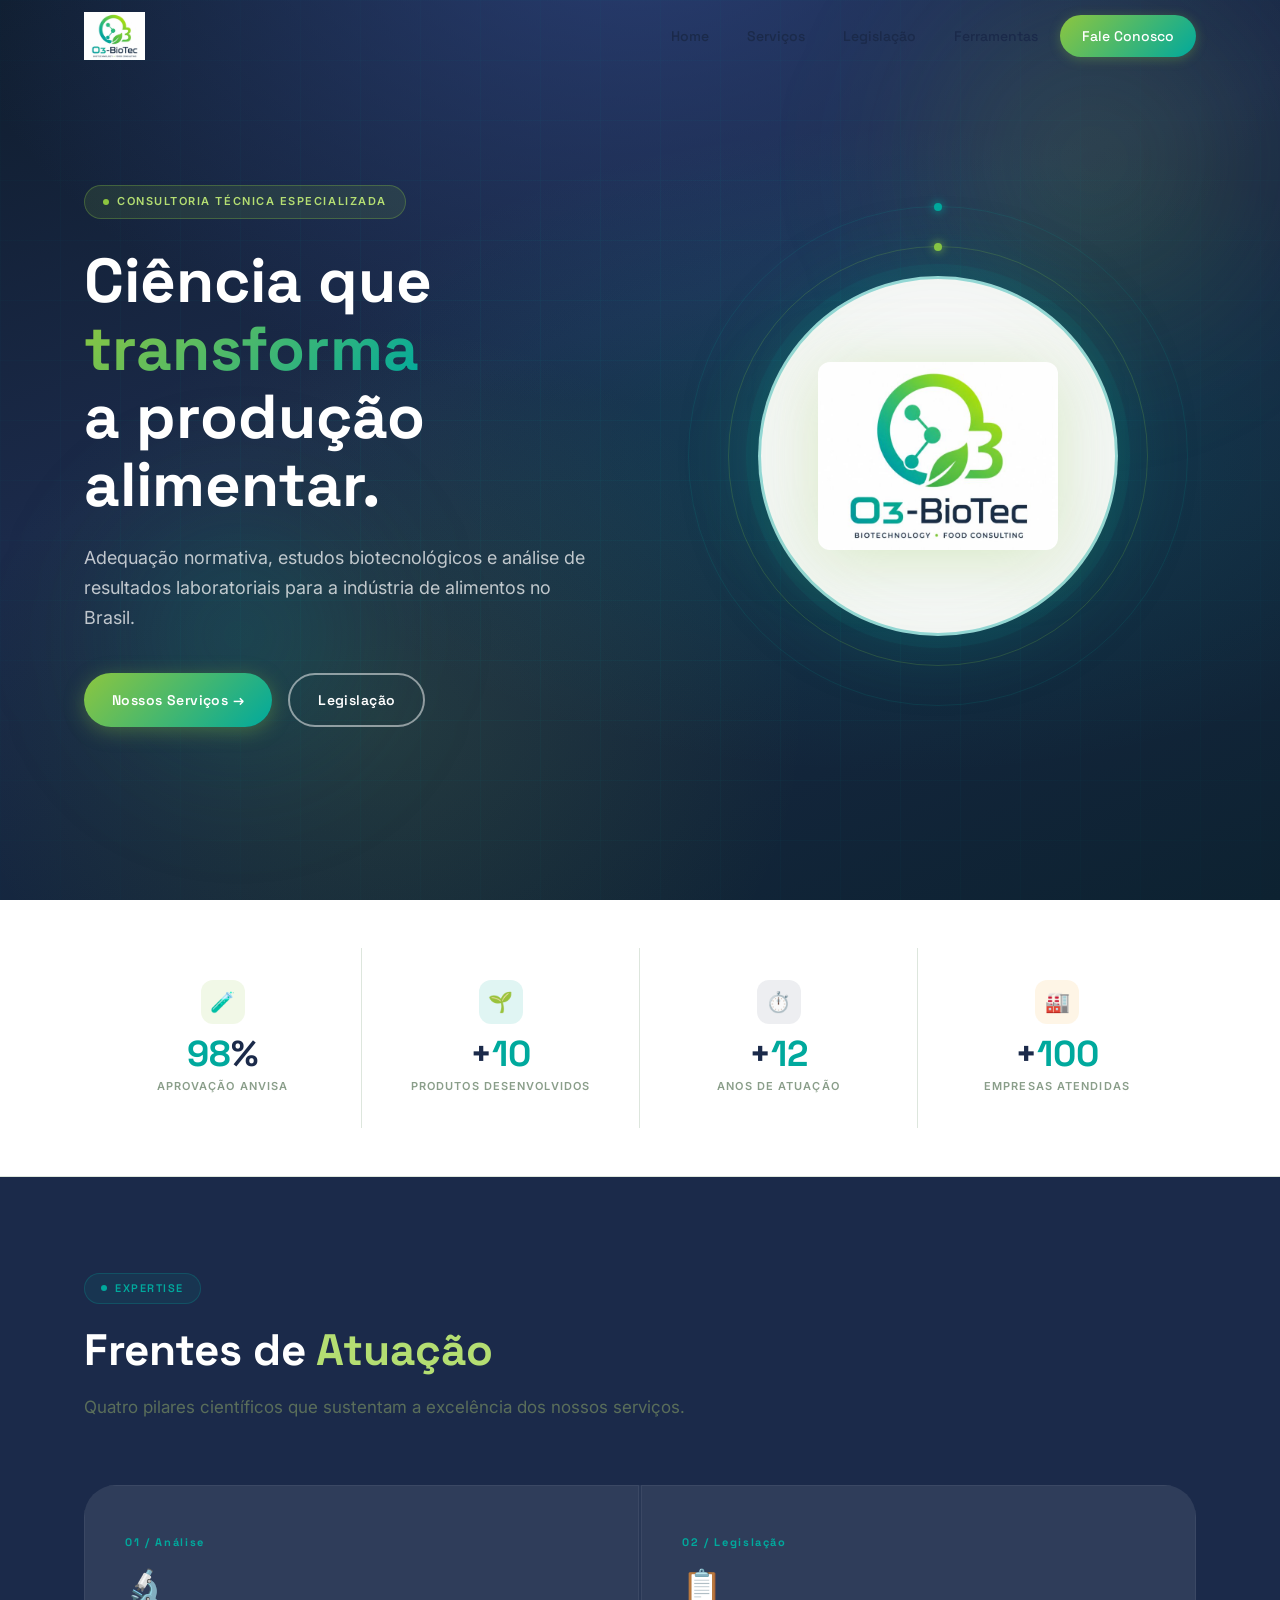
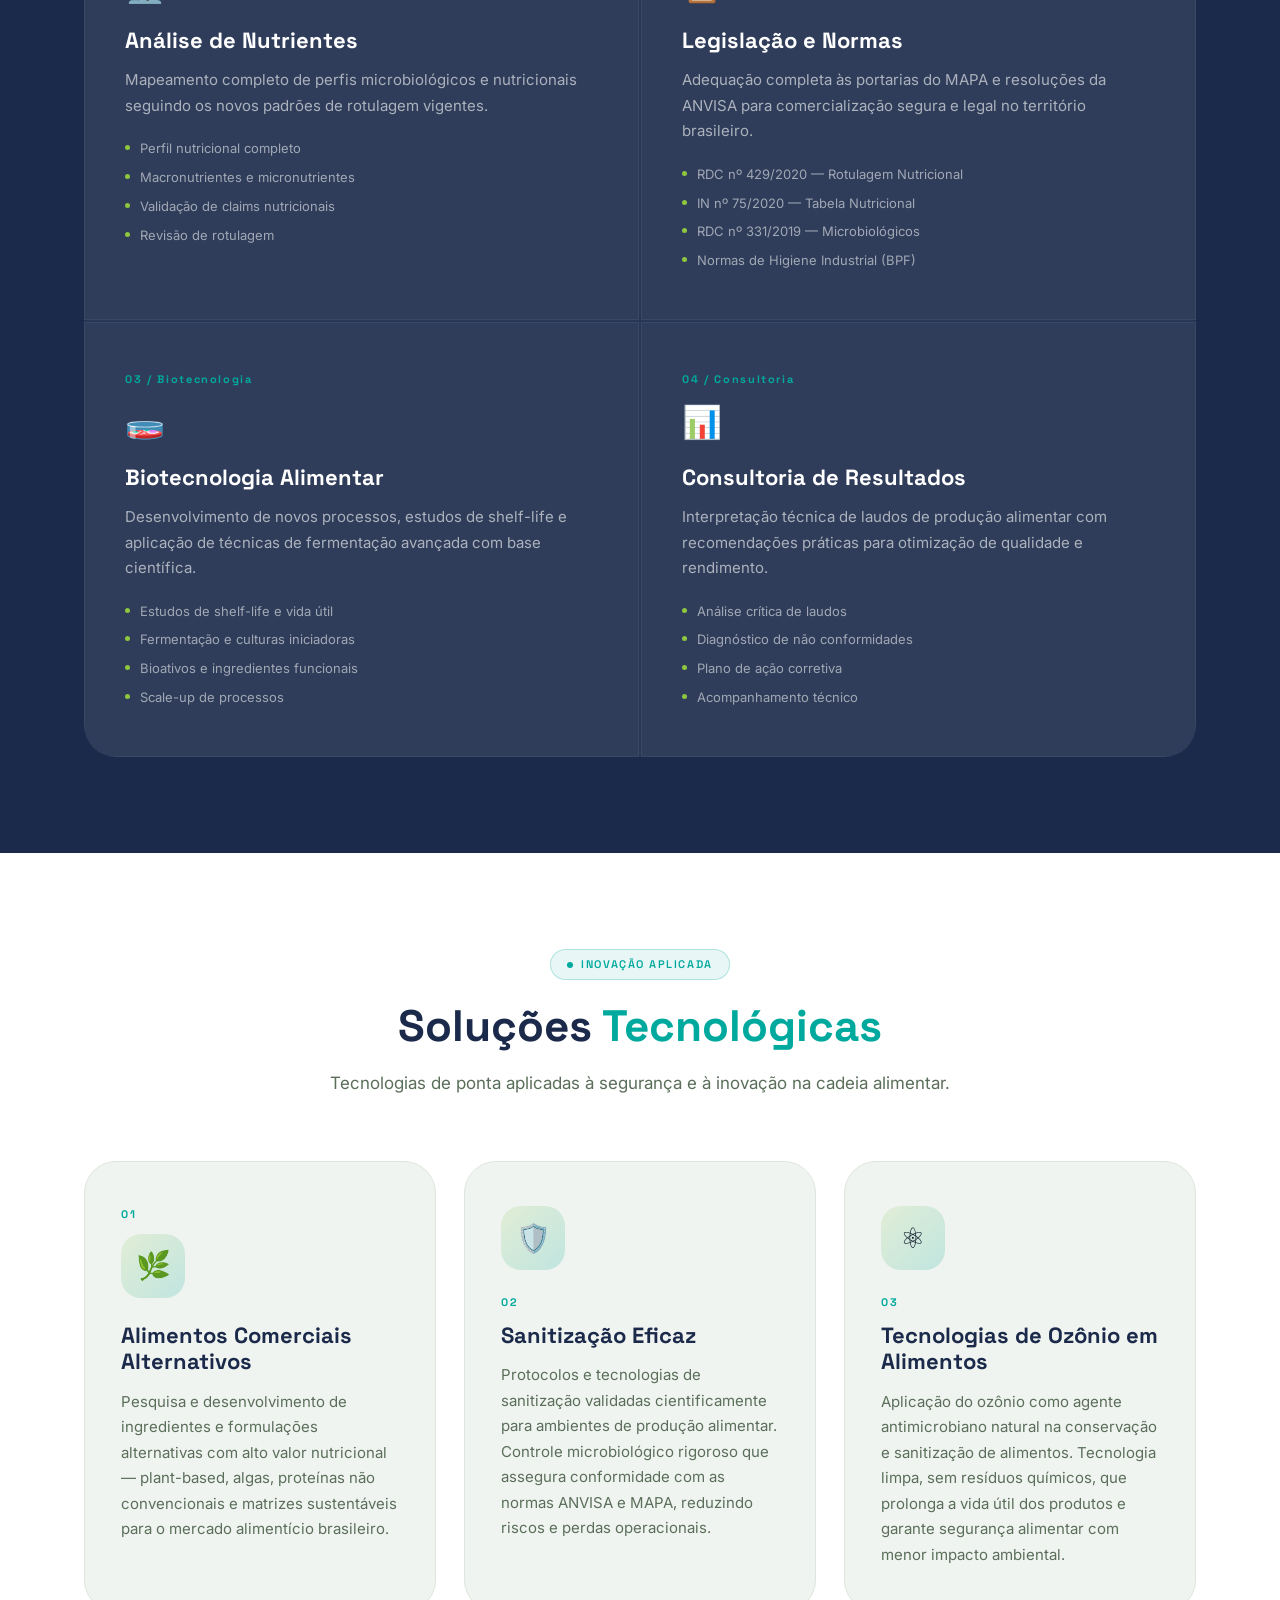
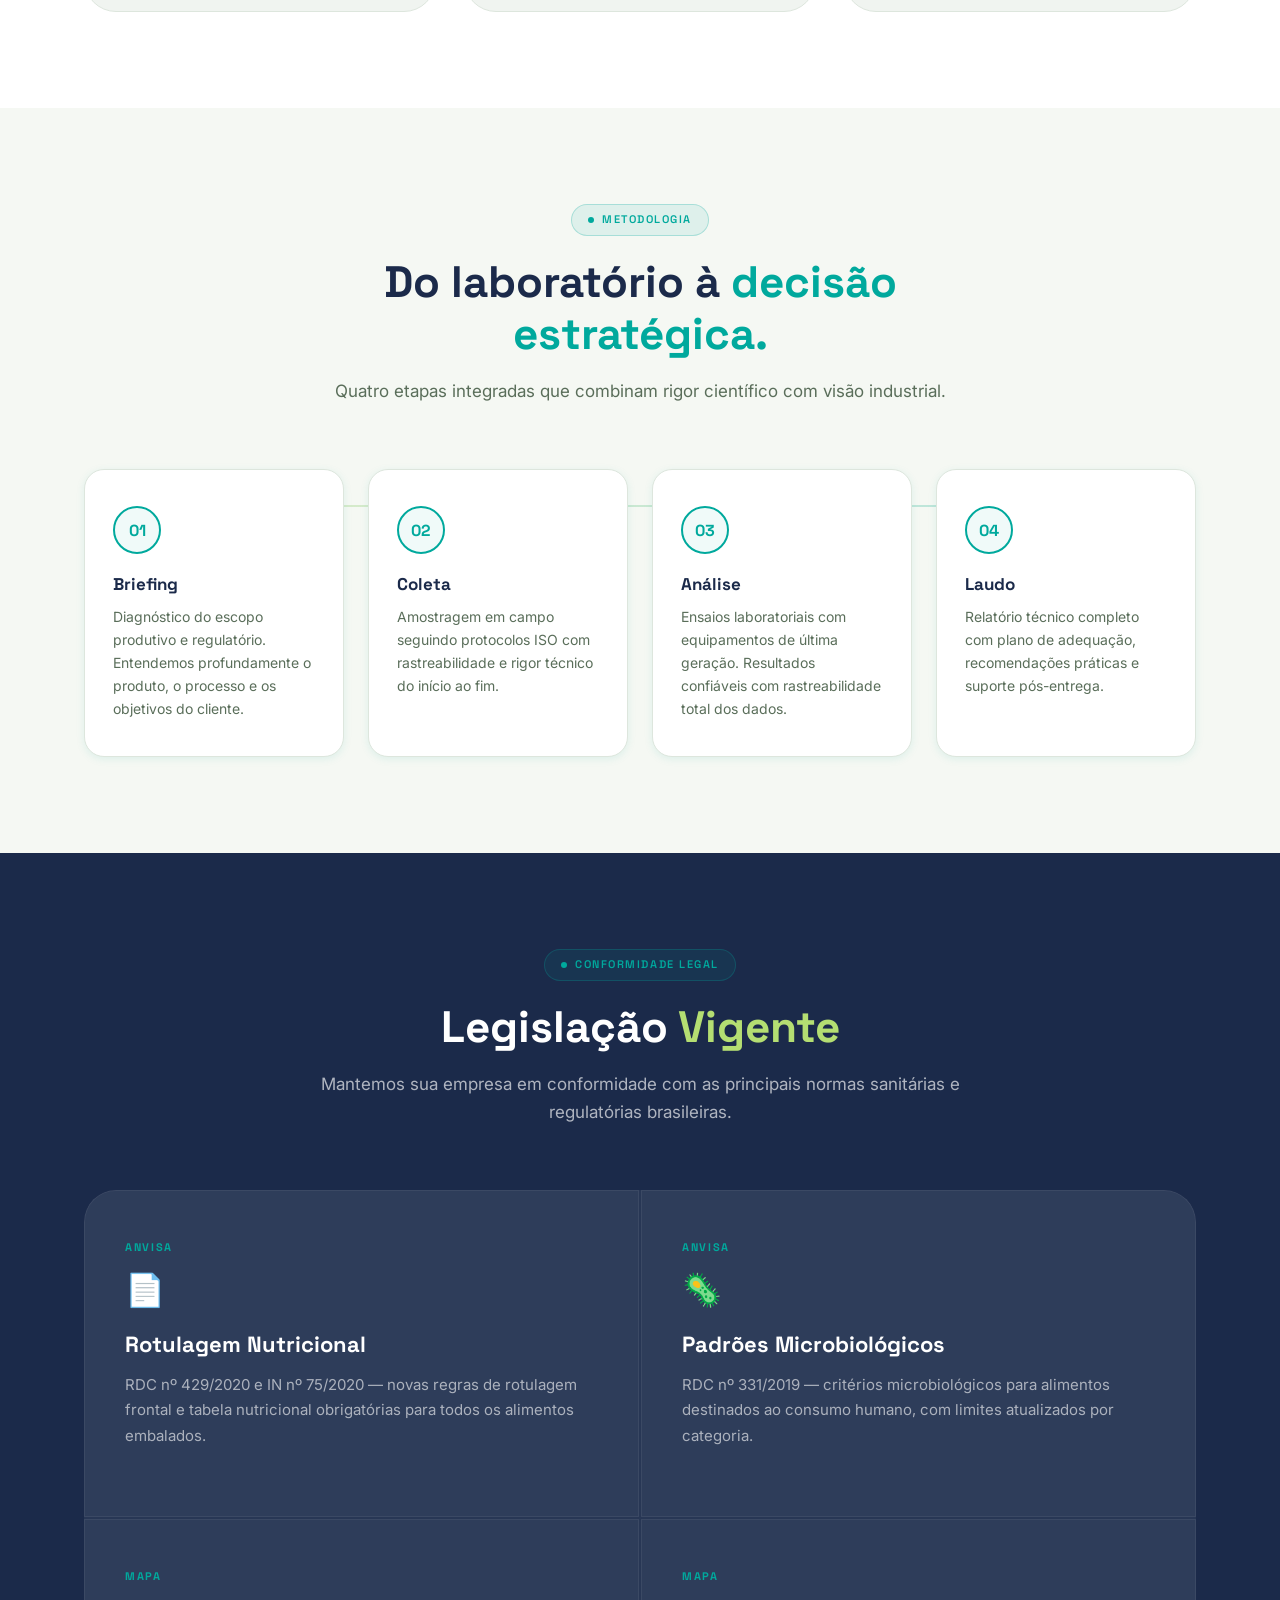
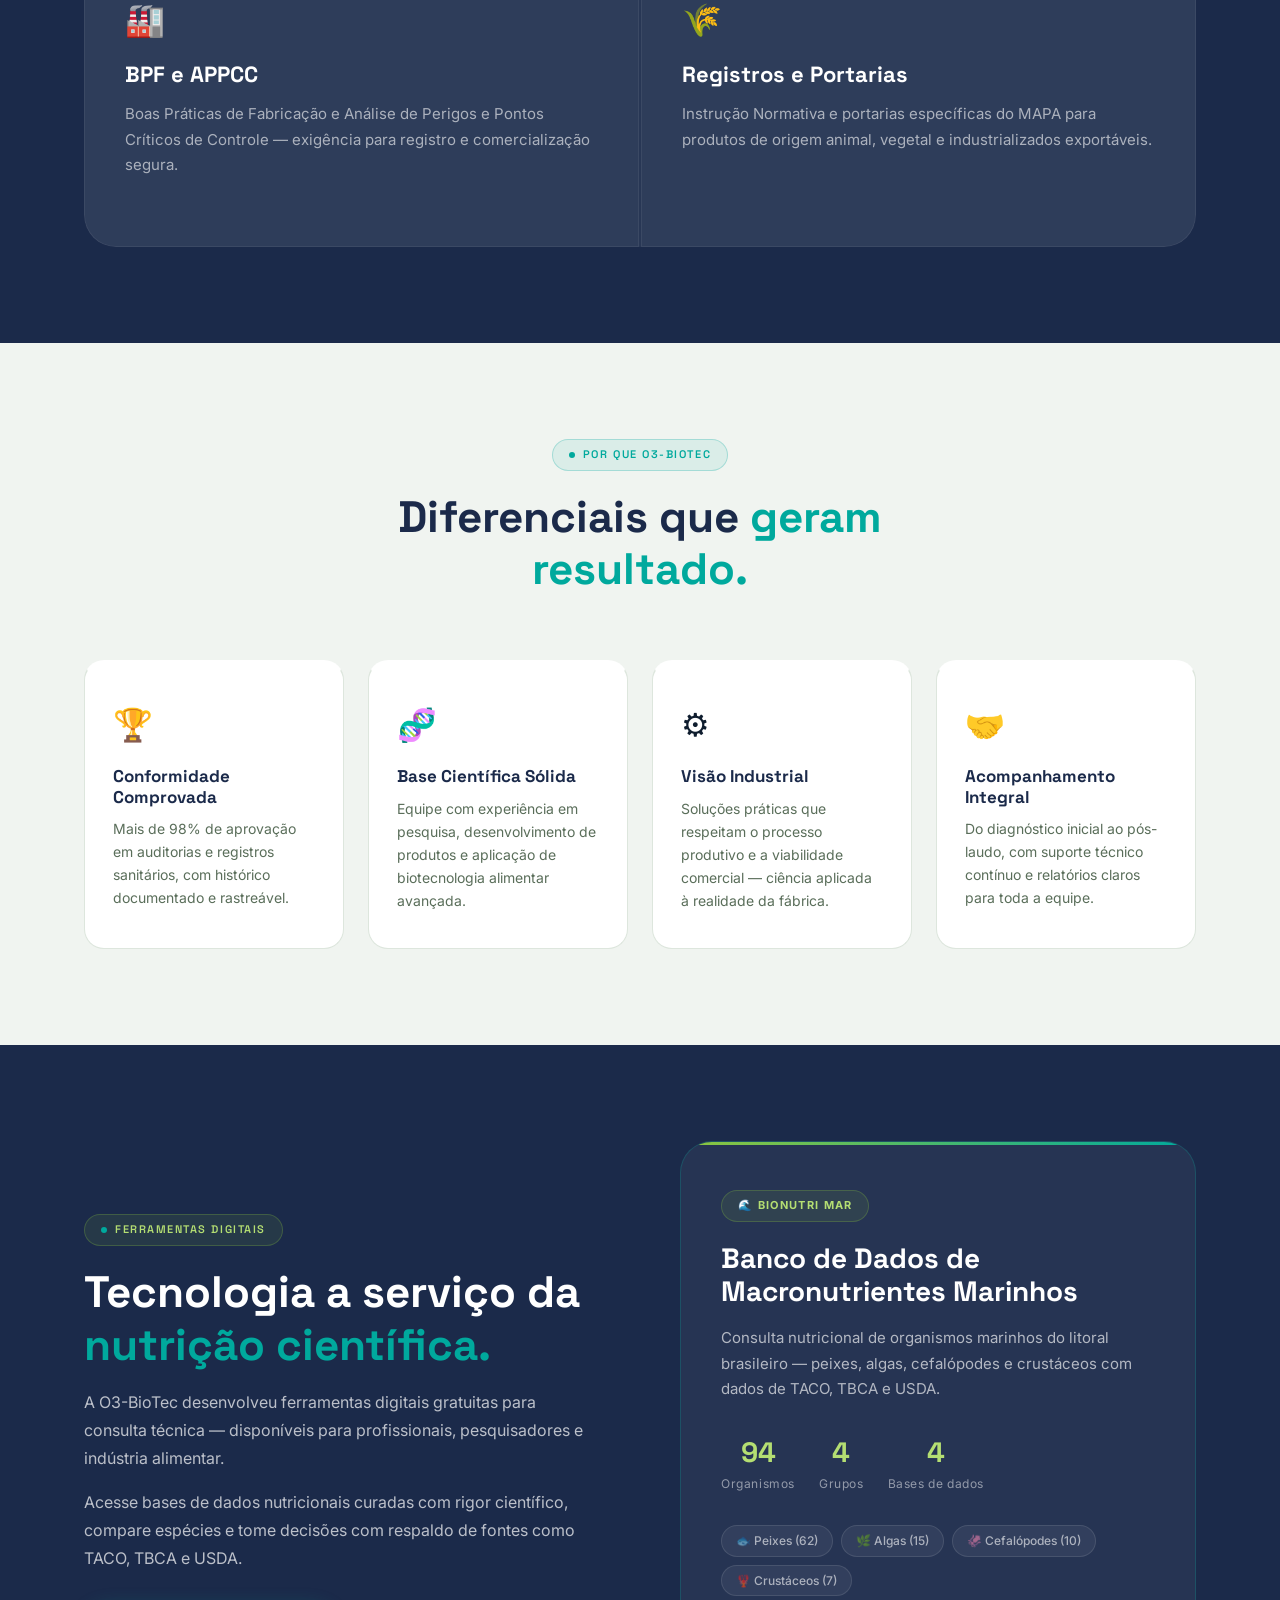
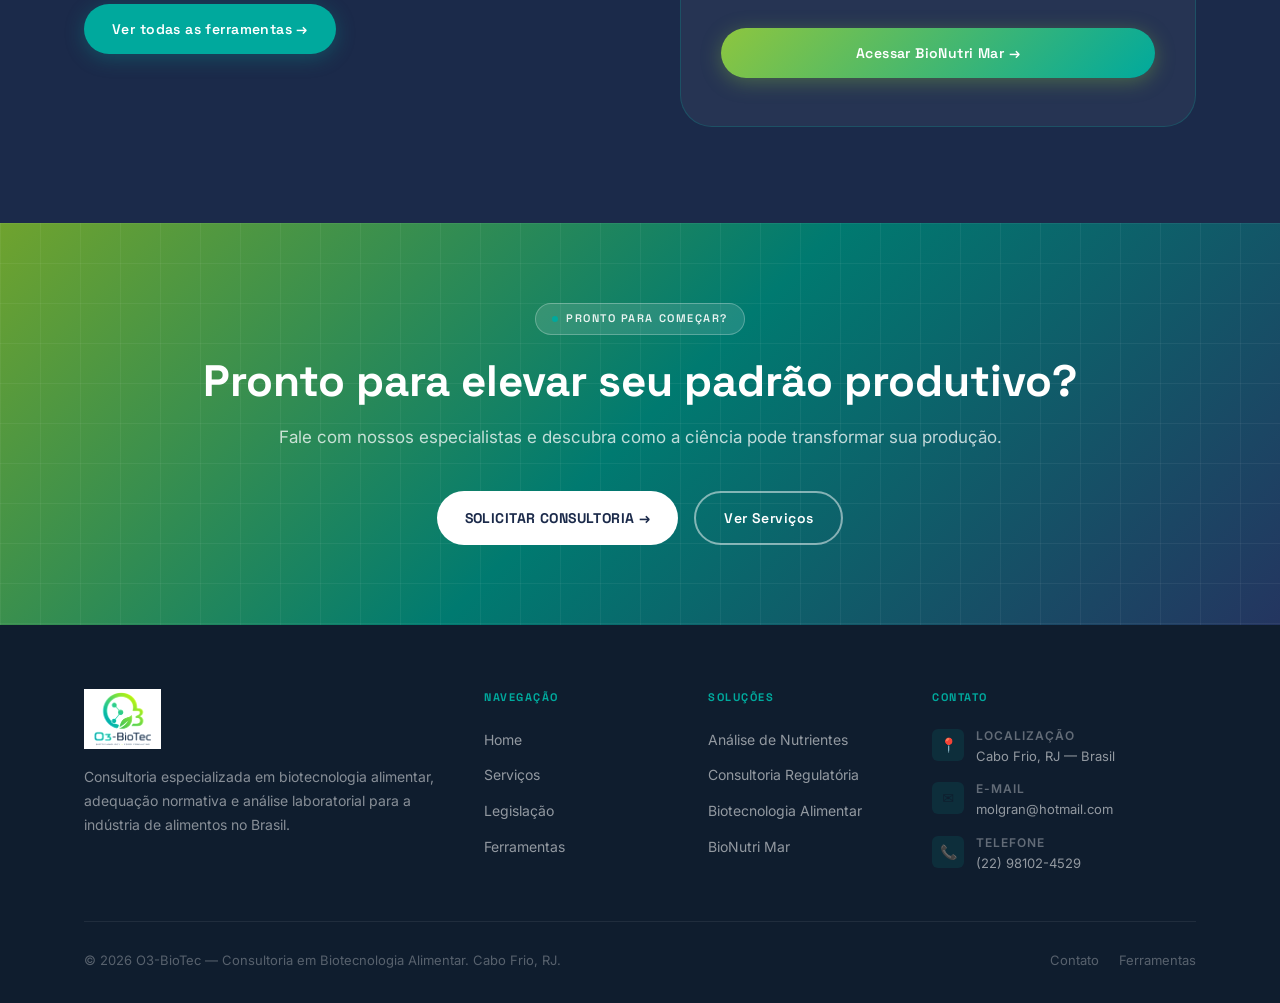
<file: index.html>
<!DOCTYPE html>
<html lang="pt-BR">
<head>
  <meta charset="UTF-8">
  <meta name="viewport" content="width=device-width, initial-scale=1.0">
  <title>O3-BioTec — Consultoria em Biotecnologia Alimentar</title>
  <meta name="description" content="Adequação normativa, estudos biotecnológicos e análise de resultados laboratoriais para a indústria de alimentos no Brasil. Cabo Frio, RJ.">
  <link rel="stylesheet" href="style.css">
  <link rel="icon" href="logo.jpg" type="image/jpeg">
</head>
<body>

<!-- ── NAVBAR ─────────────────────────────────────────────────── -->
<nav class="nav" id="nav">
  <div class="nav-inner">
    <a href="index.html" class="nav-logo">
      <img src="logo.jpg" alt="O3-BioTec">
    </a>
    <div class="nav-links" id="navLinks">
      <a href="index.html" class="active">Home</a>
      <a href="servicos.html">Serviços</a>
      <a href="index.html#legislacao">Legislação</a>
      <a href="ferramentas.html">Ferramentas</a>
      <a href="servicos.html#contato" class="nav-cta">Fale Conosco</a>
    </div>
    <button class="hamburger" id="hamburger" aria-label="Menu">
      <span></span><span></span><span></span>
    </button>
  </div>
</nav>

<!-- ── HERO ───────────────────────────────────────────────────── -->
<section class="hero">
  <div class="hero-bg"></div>
  <div class="hero-grid"></div>
  <div class="hero-orb hero-orb-1"></div>
  <div class="hero-orb hero-orb-2"></div>
  <div class="hero-orb hero-orb-3"></div>

  <div class="hero-content container">
    <div class="hero-inner">
      <div class="hero-text">
        <div class="hero-badge">Consultoria Técnica Especializada</div>
        <h1 class="hero-title">
          Ciência que <em>transforma</em><br>a produção alimentar.
        </h1>
        <p class="hero-sub">
          Adequação normativa, estudos biotecnológicos e análise de resultados laboratoriais para a indústria de alimentos no Brasil.
        </p>
        <div class="hero-actions">
          <a href="servicos.html" class="btn btn-primary">Nossos Serviços →</a>
          <a href="#legislacao" class="btn btn-outline-white">Legislação</a>
        </div>
      </div>

      <div class="hero-visual">
        <div class="orbit orbit-1"><div class="orbit-dot"></div></div>
        <div class="orbit orbit-2"><div class="orbit-dot" style="background:var(--teal);box-shadow:0 0 10px var(--teal)"></div></div>
        <div class="hero-logo-panel">
          <img src="logo.jpg" alt="O3-BioTec Logo">
        </div>
      </div>
    </div>
  </div>
</section>

<!-- ── STATS ──────────────────────────────────────────────────── -->
<section class="stats">
  <div class="container">
    <div class="stats-grid">
      <div class="stat-card reveal">
        <div class="stat-icon lime">🧪</div>
        <div class="stat-num"><span>98</span>%</div>
        <div class="stat-label">Aprovação ANVISA</div>
      </div>
      <div class="stat-card reveal" style="transition-delay:.1s">
        <div class="stat-icon teal">🌱</div>
        <div class="stat-num">+<span>10</span></div>
        <div class="stat-label">Produtos Desenvolvidos</div>
      </div>
      <div class="stat-card reveal" style="transition-delay:.2s">
        <div class="stat-icon navy">⏱️</div>
        <div class="stat-num">+<span>12</span></div>
        <div class="stat-label">Anos de Atuação</div>
      </div>
      <div class="stat-card reveal" style="transition-delay:.3s">
        <div class="stat-icon amber">🏭</div>
        <div class="stat-num">+<span>100</span></div>
        <div class="stat-label">Empresas Atendidas</div>
      </div>
    </div>
  </div>
</section>

<!-- ── FRENTES DE ATUAÇÃO ─────────────────────────────────────── -->
<section class="section atuacao">
  <div class="container">
    <div class="section-head reveal">
      <div class="section-label">Expertise</div>
      <h2 class="section-title" style="color:var(--white)">Frentes de <em style="color:var(--lime-light)">Atuação</em></h2>
      <p class="section-sub">Quatro pilares científicos que sustentam a excelência dos nossos serviços.</p>
    </div>
    <div class="atuacao-grid">
      <div class="atuacao-card reveal">
        <div class="atuacao-num">01 / Análise</div>
        <div class="atuacao-icon">🔬</div>
        <h3 class="atuacao-title">Análise de Nutrientes</h3>
        <p class="atuacao-text">Mapeamento completo de perfis microbiológicos e nutricionais seguindo os novos padrões de rotulagem vigentes.</p>
        <ul class="atuacao-list">
          <li>Perfil nutricional completo</li>
          <li>Macronutrientes e micronutrientes</li>
          <li>Validação de claims nutricionais</li>
          <li>Revisão de rotulagem</li>
        </ul>
      </div>
      <div class="atuacao-card reveal" style="transition-delay:.1s">
        <div class="atuacao-num">02 / Legislação</div>
        <div class="atuacao-icon">📋</div>
        <h3 class="atuacao-title">Legislação e Normas</h3>
        <p class="atuacao-text">Adequação completa às portarias do MAPA e resoluções da ANVISA para comercialização segura e legal no território brasileiro.</p>
        <ul class="atuacao-list">
          <li>RDC nº 429/2020 — Rotulagem Nutricional</li>
          <li>IN nº 75/2020 — Tabela Nutricional</li>
          <li>RDC nº 331/2019 — Microbiológicos</li>
          <li>Normas de Higiene Industrial (BPF)</li>
        </ul>
      </div>
      <div class="atuacao-card reveal" style="transition-delay:.2s">
        <div class="atuacao-num">03 / Biotecnologia</div>
        <div class="atuacao-icon">🧫</div>
        <h3 class="atuacao-title">Biotecnologia Alimentar</h3>
        <p class="atuacao-text">Desenvolvimento de novos processos, estudos de shelf-life e aplicação de técnicas de fermentação avançada com base científica.</p>
        <ul class="atuacao-list">
          <li>Estudos de shelf-life e vida útil</li>
          <li>Fermentação e culturas iniciadoras</li>
          <li>Bioativos e ingredientes funcionais</li>
          <li>Scale-up de processos</li>
        </ul>
      </div>
      <div class="atuacao-card reveal" style="transition-delay:.3s">
        <div class="atuacao-num">04 / Consultoria</div>
        <div class="atuacao-icon">📊</div>
        <h3 class="atuacao-title">Consultoria de Resultados</h3>
        <p class="atuacao-text">Interpretação técnica de laudos de produção alimentar com recomendações práticas para otimização de qualidade e rendimento.</p>
        <ul class="atuacao-list">
          <li>Análise crítica de laudos</li>
          <li>Diagnóstico de não conformidades</li>
          <li>Plano de ação corretiva</li>
          <li>Acompanhamento técnico</li>
        </ul>
      </div>
    </div>
  </div>
</section>

<!-- ── SOLUÇÕES TECNOLÓGICAS ──────────────────────────────────── -->
<section class="section solucoes">
  <div class="container">
    <div class="section-head centered reveal">
      <div class="section-label">Inovação Aplicada</div>
      <h2 class="section-title">Soluções <em>Tecnológicas</em></h2>
      <p class="section-sub">Tecnologias de ponta aplicadas à segurança e à inovação na cadeia alimentar.</p>
    </div>
    <div class="solucoes-grid">
      <div class="solucao-card reveal">
        <div class="solucao-num">01</div>
        <div class="solucao-icon">🌿</div>
        <h3 class="solucao-title">Alimentos Comerciais Alternativos</h3>
        <p class="solucao-text">Pesquisa e desenvolvimento de ingredientes e formulações alternativas com alto valor nutricional — plant-based, algas, proteínas não convencionais e matrizes sustentáveis para o mercado alimentício brasileiro.</p>
      </div>
      <div class="solucao-card reveal" style="transition-delay:.1s">
        <div class="solucao-icon">🛡️</div>
        <div class="solucao-num">02</div>
        <h3 class="solucao-title">Sanitização Eficaz</h3>
        <p class="solucao-text">Protocolos e tecnologias de sanitização validadas cientificamente para ambientes de produção alimentar. Controle microbiológico rigoroso que assegura conformidade com as normas ANVISA e MAPA, reduzindo riscos e perdas operacionais.</p>
      </div>
      <div class="solucao-card reveal" style="transition-delay:.2s">
        <div class="solucao-icon">⚛️</div>
        <div class="solucao-num">03</div>
        <h3 class="solucao-title">Tecnologias de Ozônio em Alimentos</h3>
        <p class="solucao-text">Aplicação do ozônio como agente antimicrobiano natural na conservação e sanitização de alimentos. Tecnologia limpa, sem resíduos químicos, que prolonga a vida útil dos produtos e garante segurança alimentar com menor impacto ambiental.</p>
      </div>
    </div>
  </div>
</section>

<!-- ── METODOLOGIA ────────────────────────────────────────────── -->
<section class="section metodologia" id="metodologia">
  <div class="container">
    <div class="section-head centered reveal">
      <div class="section-label">Metodologia</div>
      <h2 class="section-title">Do laboratório à <em>decisão estratégica.</em></h2>
      <p class="section-sub">Quatro etapas integradas que combinam rigor científico com visão industrial.</p>
    </div>
    <div class="steps-grid">
      <div class="step-card reveal">
        <div class="step-num">01</div>
        <h3 class="step-title">Briefing</h3>
        <p class="step-text">Diagnóstico do escopo produtivo e regulatório. Entendemos profundamente o produto, o processo e os objetivos do cliente.</p>
      </div>
      <div class="step-card reveal" style="transition-delay:.1s">
        <div class="step-num">02</div>
        <h3 class="step-title">Coleta</h3>
        <p class="step-text">Amostragem em campo seguindo protocolos ISO com rastreabilidade e rigor técnico do início ao fim.</p>
      </div>
      <div class="step-card reveal" style="transition-delay:.2s">
        <div class="step-num">03</div>
        <h3 class="step-title">Análise</h3>
        <p class="step-text">Ensaios laboratoriais com equipamentos de última geração. Resultados confiáveis com rastreabilidade total dos dados.</p>
      </div>
      <div class="step-card reveal" style="transition-delay:.3s">
        <div class="step-num">04</div>
        <h3 class="step-title">Laudo</h3>
        <p class="step-text">Relatório técnico completo com plano de adequação, recomendações práticas e suporte pós-entrega.</p>
      </div>
    </div>
  </div>
</section>

<!-- ── LEGISLAÇÃO ─────────────────────────────────────────────── -->
<section class="section section-dark" id="legislacao">
  <div class="container">
    <div class="section-head centered reveal">
      <div class="section-label">Conformidade Legal</div>
      <h2 class="section-title">Legislação <em>Vigente</em></h2>
      <p class="section-sub">Mantemos sua empresa em conformidade com as principais normas sanitárias e regulatórias brasileiras.</p>
    </div>
    <div class="atuacao-grid" style="grid-template-columns: repeat(2,1fr); gap:2px;">
      <div class="atuacao-card reveal" style="border-radius:var(--radius-xl) 0 0 0">
        <div class="atuacao-num">ANVISA</div>
        <div class="atuacao-icon">📄</div>
        <h3 class="atuacao-title">Rotulagem Nutricional</h3>
        <p class="atuacao-text">RDC nº 429/2020 e IN nº 75/2020 — novas regras de rotulagem frontal e tabela nutricional obrigatórias para todos os alimentos embalados.</p>
      </div>
      <div class="atuacao-card reveal" style="transition-delay:.1s; border-radius:0 var(--radius-xl) 0 0">
        <div class="atuacao-num">ANVISA</div>
        <div class="atuacao-icon">🦠</div>
        <h3 class="atuacao-title">Padrões Microbiológicos</h3>
        <p class="atuacao-text">RDC nº 331/2019 — critérios microbiológicos para alimentos destinados ao consumo humano, com limites atualizados por categoria.</p>
      </div>
      <div class="atuacao-card reveal" style="transition-delay:.2s; border-radius:0 0 0 var(--radius-xl)">
        <div class="atuacao-num">MAPA</div>
        <div class="atuacao-icon">🏭</div>
        <h3 class="atuacao-title">BPF e APPCC</h3>
        <p class="atuacao-text">Boas Práticas de Fabricação e Análise de Perigos e Pontos Críticos de Controle — exigência para registro e comercialização segura.</p>
      </div>
      <div class="atuacao-card reveal" style="transition-delay:.3s; border-radius:0 0 var(--radius-xl) 0">
        <div class="atuacao-num">MAPA</div>
        <div class="atuacao-icon">🌾</div>
        <h3 class="atuacao-title">Registros e Portarias</h3>
        <p class="atuacao-text">Instrução Normativa e portarias específicas do MAPA para produtos de origem animal, vegetal e industrializados exportáveis.</p>
      </div>
    </div>
  </div>
</section>

<!-- ── DIFERENCIAIS ───────────────────────────────────────────── -->
<section class="section diferenciais">
  <div class="container">
    <div class="section-head centered reveal">
      <div class="section-label">Por que O3-BioTec</div>
      <h2 class="section-title">Diferenciais que <em>geram resultado.</em></h2>
    </div>
    <div class="diferenciais-grid">
      <div class="diferencial-card reveal">
        <div class="diferencial-icon">🏆</div>
        <h3 class="diferencial-title">Conformidade Comprovada</h3>
        <p class="diferencial-text">Mais de 98% de aprovação em auditorias e registros sanitários, com histórico documentado e rastreável.</p>
      </div>
      <div class="diferencial-card reveal" style="transition-delay:.1s">
        <div class="diferencial-icon">🧬</div>
        <h3 class="diferencial-title">Base Científica Sólida</h3>
        <p class="diferencial-text">Equipe com experiência em pesquisa, desenvolvimento de produtos e aplicação de biotecnologia alimentar avançada.</p>
      </div>
      <div class="diferencial-card reveal" style="transition-delay:.2s">
        <div class="diferencial-icon">⚙️</div>
        <h3 class="diferencial-title">Visão Industrial</h3>
        <p class="diferencial-text">Soluções práticas que respeitam o processo produtivo e a viabilidade comercial — ciência aplicada à realidade da fábrica.</p>
      </div>
      <div class="diferencial-card reveal" style="transition-delay:.3s">
        <div class="diferencial-icon">🤝</div>
        <h3 class="diferencial-title">Acompanhamento Integral</h3>
        <p class="diferencial-text">Do diagnóstico inicial ao pós-laudo, com suporte técnico contínuo e relatórios claros para toda a equipe.</p>
      </div>
    </div>
  </div>
</section>

<!-- ── FERRAMENTAS (preview) ──────────────────────────────────── -->
<section class="section ferramentas">
  <div class="container">
    <div class="ferramentas-inner">
      <div class="ferramentas-text-side reveal reveal-left">
        <div class="section-label">Ferramentas Digitais</div>
        <h2 class="section-title">Tecnologia a serviço da <em>nutrição científica.</em></h2>
        <p>A O3-BioTec desenvolveu ferramentas digitais gratuitas para consulta técnica — disponíveis para profissionais, pesquisadores e indústria alimentar.</p>
        <p style="margin-top:16px">Acesse bases de dados nutricionais curadas com rigor científico, compare espécies e tome decisões com respaldo de fontes como TACO, TBCA e USDA.</p>
        <a href="ferramentas.html" class="btn btn-teal" style="margin-top:32px">Ver todas as ferramentas →</a>
      </div>
      <div class="ferramenta-card reveal reveal-right">
        <div class="ferramenta-badge">🌊 BioNutri Mar</div>
        <h3 class="ferramenta-title">Banco de Dados de Macronutrientes Marinhos</h3>
        <p class="ferramenta-sub">Consulta nutricional de organismos marinhos do litoral brasileiro — peixes, algas, cefalópodes e crustáceos com dados de TACO, TBCA e USDA.</p>
        <div class="ferramenta-stats">
          <div class="ferramenta-stat">
            <div class="ferramenta-stat-num">94</div>
            <div class="ferramenta-stat-label">Organismos</div>
          </div>
          <div class="ferramenta-stat">
            <div class="ferramenta-stat-num">4</div>
            <div class="ferramenta-stat-label">Grupos</div>
          </div>
          <div class="ferramenta-stat">
            <div class="ferramenta-stat-num">4</div>
            <div class="ferramenta-stat-label">Bases de dados</div>
          </div>
        </div>
        <div class="ferramenta-tags">
          <span class="ferramenta-tag">🐟 Peixes (62)</span>
          <span class="ferramenta-tag">🌿 Algas (15)</span>
          <span class="ferramenta-tag">🦑 Cefalópodes (10)</span>
          <span class="ferramenta-tag">🦞 Crustáceos (7)</span>
        </div>
        <a href="https://bit.ly/41NZcnp" target="_blank" rel="noopener" class="btn btn-primary" style="width:100%; justify-content:center">
          Acessar BioNutri Mar →
        </a>
      </div>
    </div>
  </div>
</section>

<!-- ── CTA BANNER ─────────────────────────────────────────────── -->
<section class="cta-banner">
  <div class="container">
    <div class="section-label">Pronto para começar?</div>
    <h2 class="cta-title">Pronto para elevar seu padrão produtivo?</h2>
    <p class="cta-sub">Fale com nossos especialistas e descubra como a ciência pode transformar sua produção.</p>
    <div class="cta-actions">
      <a href="mailto:molgran@hotmail.com" class="btn btn-white">SOLICITAR CONSULTORIA →</a>
      <a href="servicos.html" class="btn btn-outline-white">Ver Serviços</a>
    </div>
  </div>
</section>

<!-- ── FOOTER ─────────────────────────────────────────────────── -->
<footer class="footer">
  <div class="container">
    <div class="footer-inner">
      <div class="footer-logo">
        <img src="logo.jpg" alt="O3-BioTec">
        <p class="footer-desc">Consultoria especializada em biotecnologia alimentar, adequação normativa e análise laboratorial para a indústria de alimentos no Brasil.</p>
      </div>
      <div>
        <div class="footer-col-title">Navegação</div>
        <ul class="footer-links">
          <li><a href="index.html">Home</a></li>
          <li><a href="servicos.html">Serviços</a></li>
          <li><a href="index.html#legislacao">Legislação</a></li>
          <li><a href="ferramentas.html">Ferramentas</a></li>
        </ul>
      </div>
      <div>
        <div class="footer-col-title">Soluções</div>
        <ul class="footer-links">
          <li><a href="servicos.html">Análise de Nutrientes</a></li>
          <li><a href="servicos.html">Consultoria Regulatória</a></li>
          <li><a href="servicos.html">Biotecnologia Alimentar</a></li>
          <li><a href="ferramentas.html">BioNutri Mar</a></li>
        </ul>
      </div>
      <div>
        <div class="footer-col-title">Contato</div>
        <div class="footer-contact">
          <div class="footer-contact-item">
            <div class="footer-contact-icon">📍</div>
            <div class="footer-contact-text">
              <strong>Localização</strong>
              Cabo Frio, RJ — Brasil
            </div>
          </div>
          <div class="footer-contact-item">
            <div class="footer-contact-icon">✉️</div>
            <div class="footer-contact-text">
              <strong>E-mail</strong>
              <a href="mailto:molgran@hotmail.com" style="color:rgba(255,255,255,.55)">molgran@hotmail.com</a>
            </div>
          </div>
          <div class="footer-contact-item">
            <div class="footer-contact-icon">📞</div>
            <div class="footer-contact-text">
              <strong>Telefone</strong>
              <a href="tel:+5522981024529" style="color:rgba(255,255,255,.55)">(22) 98102-4529</a>
            </div>
          </div>
        </div>
      </div>
    </div>
    <div class="footer-bottom">
      <p class="footer-copy">© 2026 O3-BioTec — Consultoria em Biotecnologia Alimentar. Cabo Frio, RJ.</p>
      <div class="footer-bottom-links">
        <a href="servicos.html#contato">Contato</a>
        <a href="ferramentas.html">Ferramentas</a>
      </div>
    </div>
  </div>
</footer>

<script src="main.js"></script>
</body>
</html>
</file>
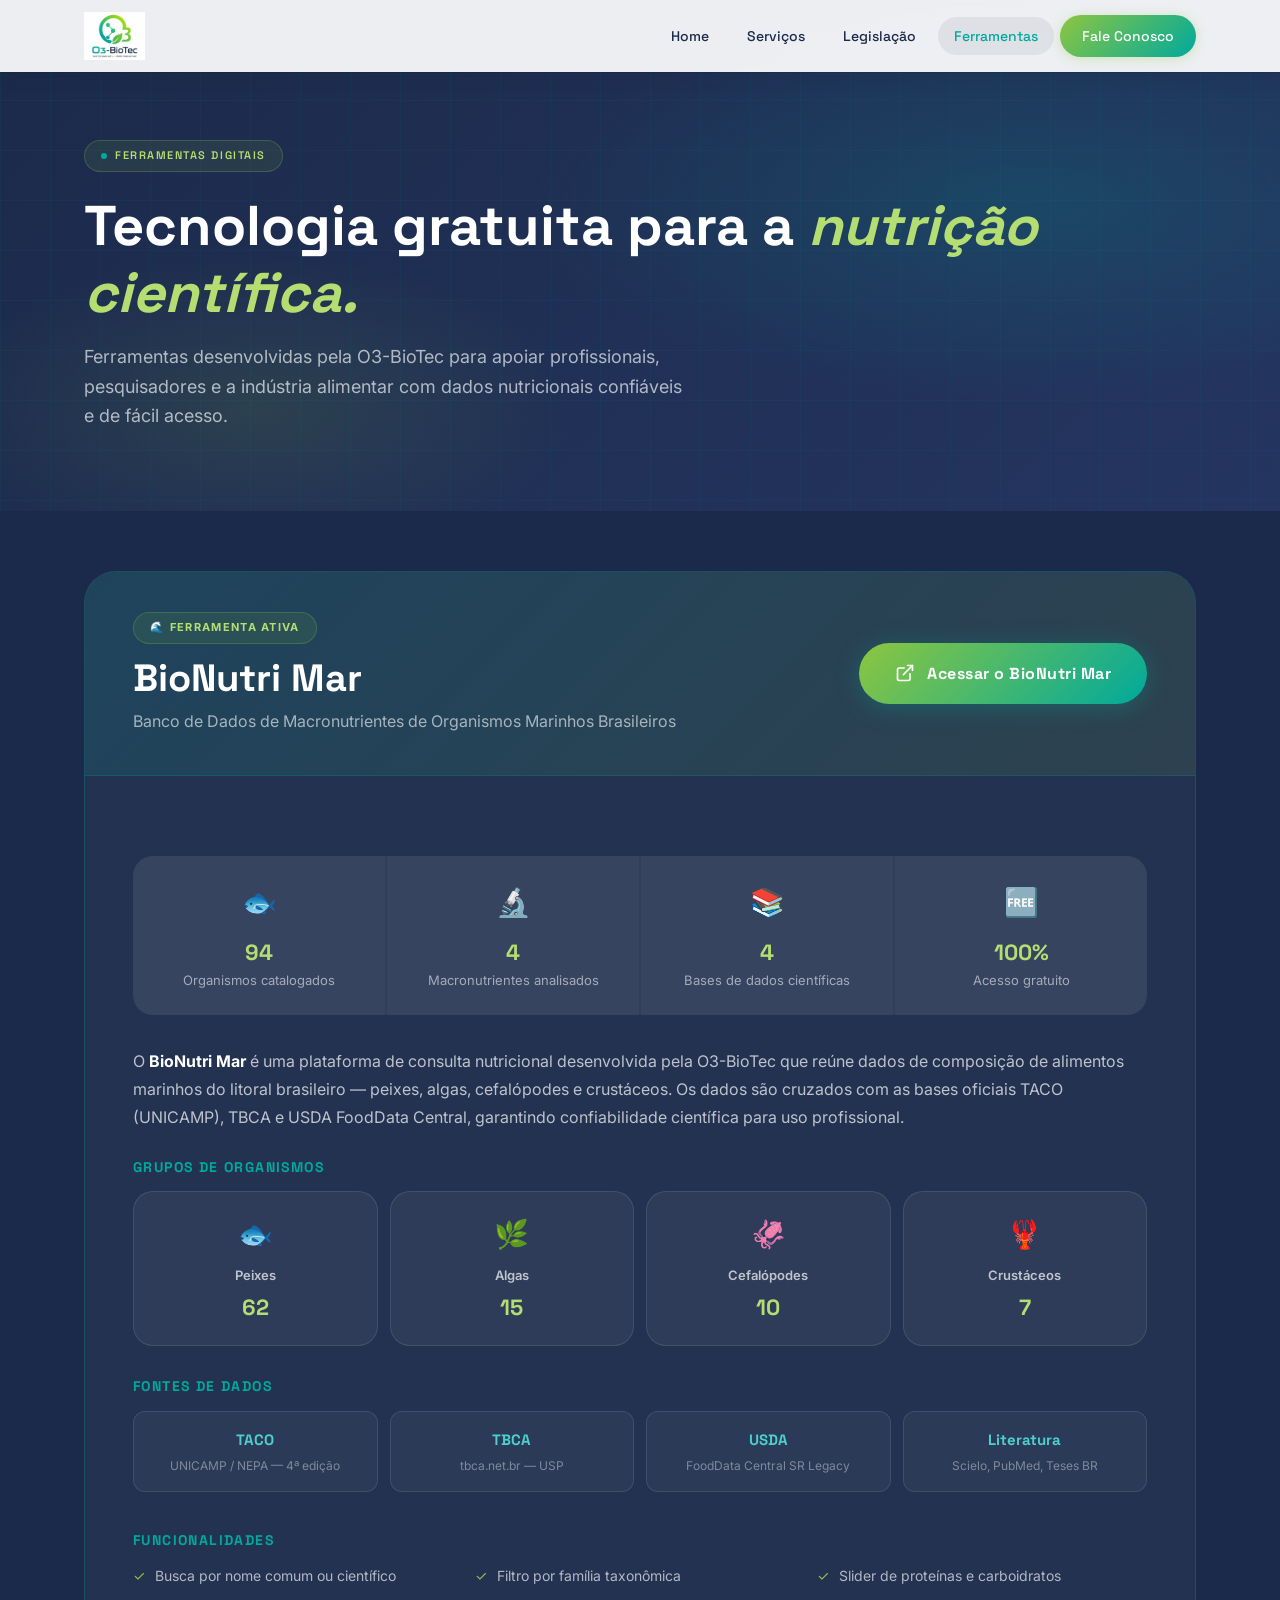
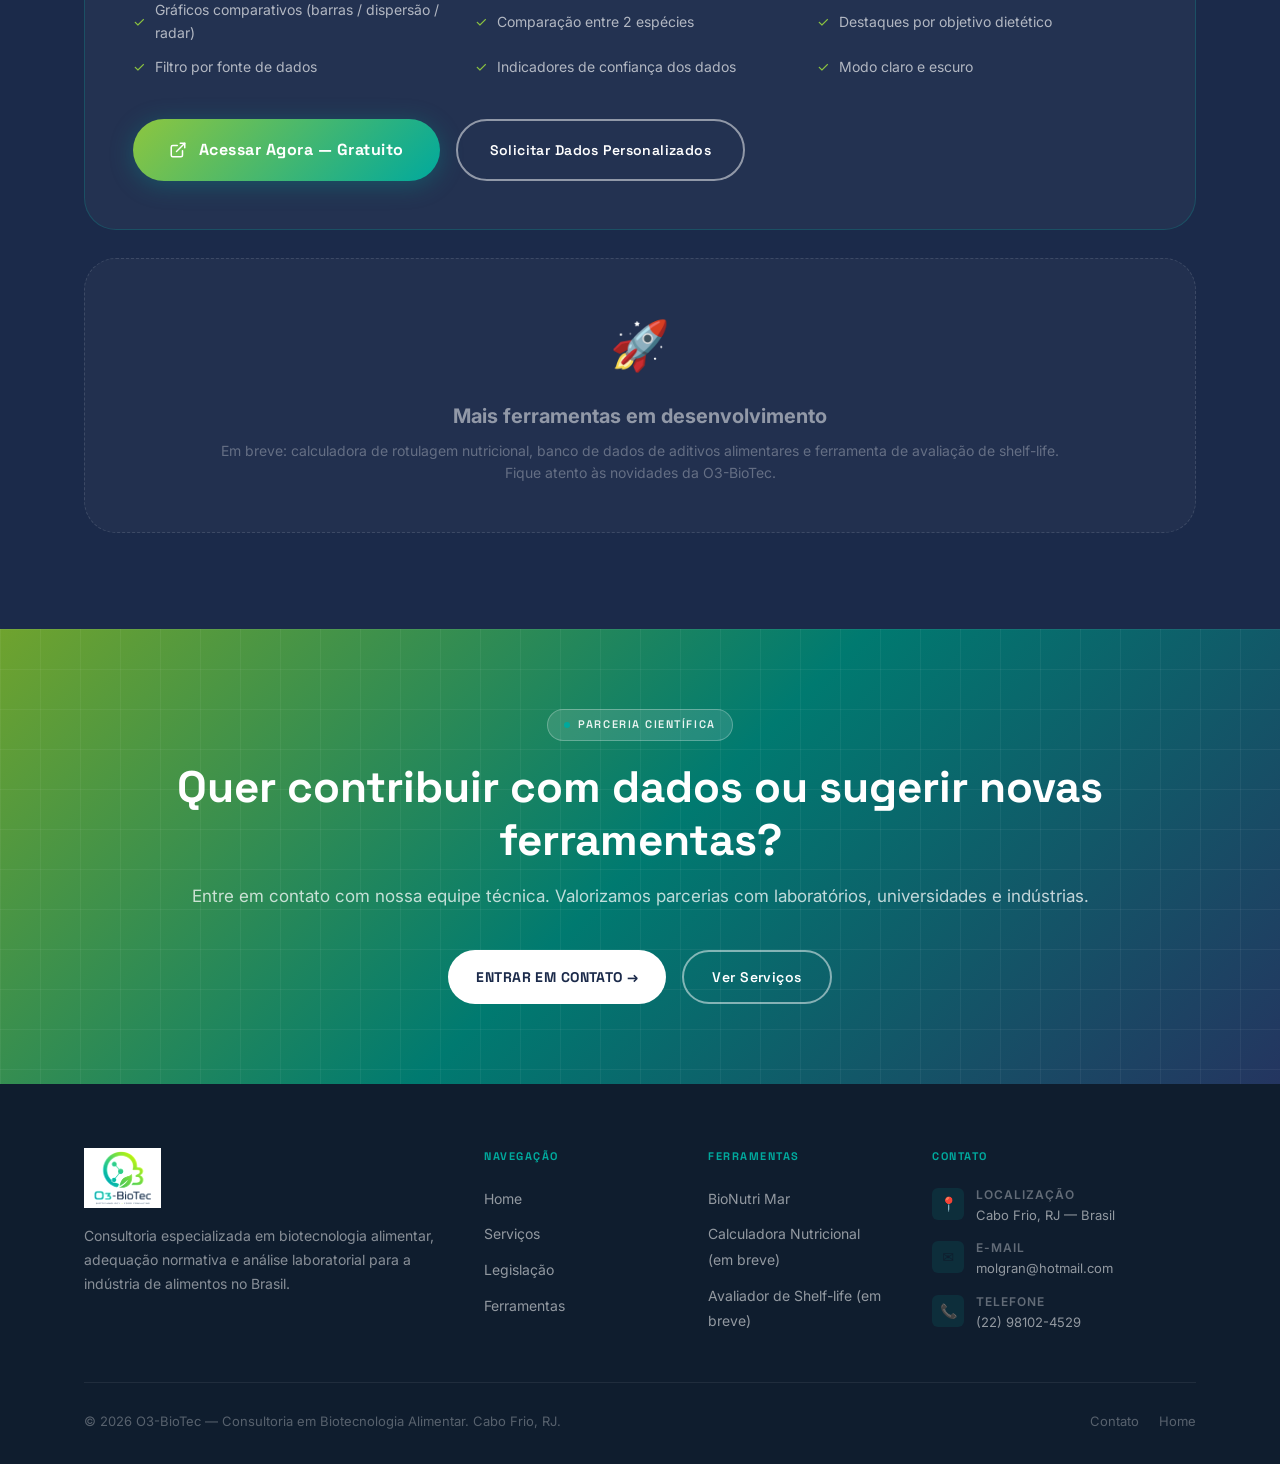
<file: ferramentas.html>
<!DOCTYPE html>
<html lang="pt-BR">
<head>
  <meta charset="UTF-8">
  <meta name="viewport" content="width=device-width, initial-scale=1.0">
  <title>Ferramentas — O3-BioTec</title>
  <meta name="description" content="Ferramentas digitais gratuitas da O3-BioTec: BioNutri Mar — banco de dados de macronutrientes de organismos marinhos brasileiros.">
  <link rel="stylesheet" href="style.css">
  <link rel="icon" href="logo.jpg" type="image/jpeg">
  <style>
    .ferr-section { background: var(--navy); min-height: 100vh; }
    .ferr-intro {
      background: linear-gradient(135deg, var(--navy) 0%, var(--navy-mid) 100%);
      padding: 140px 0 80px;
      position: relative;
      overflow: hidden;
    }
    .ferr-intro-bg {
      position: absolute; inset: 0;
      background:
        radial-gradient(ellipse 70% 70% at 80% 40%, rgba(0,169,157,.18) 0%, transparent 55%),
        radial-gradient(ellipse 50% 60% at 20% 80%, rgba(141,198,63,.12) 0%, transparent 50%);
    }
    .ferr-intro-grid {
      position: absolute; inset: 0;
      background-image:
        linear-gradient(rgba(0,169,157,.05) 1px, transparent 1px),
        linear-gradient(90deg, rgba(0,169,157,.05) 1px, transparent 1px);
      background-size: 50px 50px;
    }
    .ferr-card-main {
      background: rgba(255,255,255,.04);
      border: 1px solid rgba(0,169,157,.25);
      border-radius: var(--radius-xl);
      overflow: hidden;
      transition: border-color .3s, box-shadow .3s;
    }
    .ferr-card-main:hover { border-color: var(--teal); box-shadow: 0 0 60px rgba(0,169,157,.15); }
    .ferr-card-header {
      background: linear-gradient(135deg, rgba(0,169,157,.15), rgba(141,198,63,.1));
      border-bottom: 1px solid rgba(0,169,157,.2);
      padding: 40px 48px;
      display: flex;
      align-items: center;
      justify-content: space-between;
      flex-wrap: wrap;
      gap: 24px;
    }
    .ferr-card-body { padding: 48px; }
    .ferr-feature-grid {
      display: grid;
      grid-template-columns: repeat(4, 1fr);
      gap: 2px;
      background: rgba(255,255,255,.06);
      border-radius: var(--radius-lg);
      overflow: hidden;
      margin: 32px 0;
    }
    .ferr-feature {
      padding: 24px 20px;
      background: rgba(255,255,255,.03);
      text-align: center;
    }
    .ferr-feature-icon { font-size: 28px; margin-bottom: 10px; }
    .ferr-feature-label { font-size: 13px; color: rgba(255,255,255,.55); }
    .ferr-feature-val { font-family: 'Space Grotesk', sans-serif; font-size: 22px; font-weight: 700; color: var(--lime-light); }
    .ferr-groups {
      display: grid;
      grid-template-columns: repeat(4,1fr);
      gap: 12px;
      margin-bottom: 32px;
    }
    .ferr-group {
      background: rgba(255,255,255,.05);
      border: 1px solid rgba(255,255,255,.1);
      border-radius: var(--radius-lg);
      padding: 20px 16px;
      text-align: center;
      transition: border-color .2s, background .2s;
    }
    .ferr-group:hover { border-color: var(--teal); background: rgba(0,169,157,.08); }
    .ferr-group-icon { font-size: 28px; margin-bottom: 8px; }
    .ferr-group-name { font-size: 13px; font-weight: 600; color: rgba(255,255,255,.7); margin-bottom: 4px; }
    .ferr-group-count { font-size: 22px; font-weight: 700; font-family: 'Space Grotesk', sans-serif; color: var(--lime-light); }
    .sources-grid { display: grid; grid-template-columns: repeat(4,1fr); gap: 12px; margin-bottom: 40px; }
    .source-badge {
      background: rgba(255,255,255,.04);
      border: 1px solid rgba(255,255,255,.1);
      border-radius: var(--radius-md);
      padding: 16px;
      text-align: center;
    }
    .source-badge-name { font-family: 'Space Grotesk', sans-serif; font-size: 15px; font-weight: 700; color: var(--teal-light); }
    .source-badge-desc { font-size: 12px; color: rgba(255,255,255,.4); margin-top: 4px; }
    .btn-access {
      display: inline-flex;
      align-items: center;
      gap: 12px;
      padding: 18px 36px;
      border-radius: var(--radius-full);
      background: linear-gradient(135deg, var(--lime), var(--teal));
      color: var(--white);
      font-family: 'Space Grotesk', sans-serif;
      font-size: 16px;
      font-weight: 700;
      letter-spacing: .03em;
      transition: box-shadow .2s, transform .2s;
      box-shadow: 0 4px 24px rgba(0,169,157,.3);
    }
    .btn-access:hover { transform: translateY(-3px); box-shadow: 0 10px 40px rgba(0,169,157,.45); }
    .coming-soon {
      background: rgba(255,255,255,.03);
      border: 1px dashed rgba(255,255,255,.12);
      border-radius: var(--radius-xl);
      padding: 48px;
      text-align: center;
      margin-top: 28px;
    }
    .coming-soon-icon { font-size: 48px; margin-bottom: 16px; }
    .coming-soon-title { font-size: 20px; font-weight: 700; color: rgba(255,255,255,.5); margin-bottom: 8px; }
    .coming-soon-text { font-size: 14px; color: rgba(255,255,255,.3); }
    @media (max-width: 900px) {
      .ferr-feature-grid { grid-template-columns: repeat(2,1fr); }
      .ferr-groups { grid-template-columns: repeat(2,1fr); }
      .sources-grid { grid-template-columns: repeat(2,1fr); }
      .ferr-card-body { padding: 28px 24px; }
      .ferr-card-header { padding: 28px 24px; }
    }
    @media (max-width: 600px) {
      .ferr-groups { grid-template-columns: repeat(2,1fr); }
      .sources-grid { grid-template-columns: 1fr 1fr; }
    }
  </style>
</head>
<body>

<!-- ── NAVBAR ─────────────────────────────────────────────────── -->
<nav class="nav scrolled" id="nav">
  <div class="nav-inner">
    <a href="index.html" class="nav-logo">
      <img src="logo.jpg" alt="O3-BioTec">
    </a>
    <div class="nav-links" id="navLinks">
      <a href="index.html">Home</a>
      <a href="servicos.html">Serviços</a>
      <a href="index.html#legislacao">Legislação</a>
      <a href="ferramentas.html" class="active">Ferramentas</a>
      <a href="servicos.html#contato" class="nav-cta">Fale Conosco</a>
    </div>
    <button class="hamburger" id="hamburger" aria-label="Menu">
      <span></span><span></span><span></span>
    </button>
  </div>
</nav>

<!-- ── INTRO ──────────────────────────────────────────────────── -->
<section class="ferr-intro">
  <div class="ferr-intro-bg"></div>
  <div class="ferr-intro-grid"></div>
  <div class="container" style="position:relative;z-index:2">
    <div class="section-label" style="color:var(--lime-light);background:rgba(141,198,63,.1);border-color:rgba(141,198,63,.25)">Ferramentas Digitais</div>
    <h1 class="page-hero-title">Tecnologia gratuita para a <em style="color:var(--lime-light)">nutrição científica.</em></h1>
    <p class="page-hero-sub">Ferramentas desenvolvidas pela O3-BioTec para apoiar profissionais, pesquisadores e a indústria alimentar com dados nutricionais confiáveis e de fácil acesso.</p>
  </div>
</section>

<!-- ── FERRAMENTAS SECTION ────────────────────────────────────── -->
<section class="section" style="background:var(--navy);padding-top:60px">
  <div class="container">

    <!-- BioNutri Mar -->
    <div class="ferr-card-main reveal">
      <div class="ferr-card-header">
        <div>
          <div class="ferramenta-badge" style="margin-bottom:12px">🌊 Ferramenta Ativa</div>
          <h2 style="font-size:clamp(24px,3vw,38px);font-weight:700;color:var(--white);margin-bottom:8px">BioNutri Mar</h2>
          <p style="font-size:16px;color:rgba(255,255,255,.6)">Banco de Dados de Macronutrientes de Organismos Marinhos Brasileiros</p>
        </div>
        <a href="https://bit.ly/41NZcnp" target="_blank" rel="noopener" class="btn-access">
          <svg width="20" height="20" viewBox="0 0 24 24" fill="none" stroke="currentColor" stroke-width="2" stroke-linecap="round" stroke-linejoin="round"><path d="M18 13v6a2 2 0 0 1-2 2H5a2 2 0 0 1-2-2V8a2 2 0 0 1 2-2h6"/><polyline points="15 3 21 3 21 9"/><line x1="10" y1="14" x2="21" y2="3"/></svg>
          Acessar o BioNutri Mar
        </a>
      </div>
      <div class="ferr-card-body">

        <!-- Métricas -->
        <div class="ferr-feature-grid">
          <div class="ferr-feature">
            <div class="ferr-feature-icon">🐟</div>
            <div class="ferr-feature-val">94</div>
            <div class="ferr-feature-label">Organismos catalogados</div>
          </div>
          <div class="ferr-feature">
            <div class="ferr-feature-icon">🔬</div>
            <div class="ferr-feature-val">4</div>
            <div class="ferr-feature-label">Macronutrientes analisados</div>
          </div>
          <div class="ferr-feature">
            <div class="ferr-feature-icon">📚</div>
            <div class="ferr-feature-val">4</div>
            <div class="ferr-feature-label">Bases de dados científicas</div>
          </div>
          <div class="ferr-feature">
            <div class="ferr-feature-icon">🆓</div>
            <div class="ferr-feature-val">100%</div>
            <div class="ferr-feature-label">Acesso gratuito</div>
          </div>
        </div>

        <!-- Sobre -->
        <p style="font-size:16px;color:rgba(255,255,255,.7);line-height:1.75;margin-bottom:28px">
          O <strong style="color:var(--white)">BioNutri Mar</strong> é uma plataforma de consulta nutricional desenvolvida pela O3-BioTec que reúne dados de composição de alimentos marinhos do litoral brasileiro — peixes, algas, cefalópodes e crustáceos. Os dados são cruzados com as bases oficiais TACO (UNICAMP), TBCA e USDA FoodData Central, garantindo confiabilidade científica para uso profissional.
        </p>

        <!-- Grupos de organismos -->
        <h3 style="font-size:14px;font-weight:700;letter-spacing:.1em;text-transform:uppercase;color:var(--teal);margin-bottom:16px">Grupos de Organismos</h3>
        <div class="ferr-groups">
          <div class="ferr-group">
            <div class="ferr-group-icon">🐟</div>
            <div class="ferr-group-name">Peixes</div>
            <div class="ferr-group-count">62</div>
          </div>
          <div class="ferr-group">
            <div class="ferr-group-icon">🌿</div>
            <div class="ferr-group-name">Algas</div>
            <div class="ferr-group-count">15</div>
          </div>
          <div class="ferr-group">
            <div class="ferr-group-icon">🦑</div>
            <div class="ferr-group-name">Cefalópodes</div>
            <div class="ferr-group-count">10</div>
          </div>
          <div class="ferr-group">
            <div class="ferr-group-icon">🦞</div>
            <div class="ferr-group-name">Crustáceos</div>
            <div class="ferr-group-count">7</div>
          </div>
        </div>

        <!-- Fontes -->
        <h3 style="font-size:14px;font-weight:700;letter-spacing:.1em;text-transform:uppercase;color:var(--teal);margin-bottom:16px">Fontes de Dados</h3>
        <div class="sources-grid">
          <div class="source-badge">
            <div class="source-badge-name">TACO</div>
            <div class="source-badge-desc">UNICAMP / NEPA — 4ª edição</div>
          </div>
          <div class="source-badge">
            <div class="source-badge-name">TBCA</div>
            <div class="source-badge-desc">tbca.net.br — USP</div>
          </div>
          <div class="source-badge">
            <div class="source-badge-name">USDA</div>
            <div class="source-badge-desc">FoodData Central SR Legacy</div>
          </div>
          <div class="source-badge">
            <div class="source-badge-name">Literatura</div>
            <div class="source-badge-desc">Scielo, PubMed, Teses BR</div>
          </div>
        </div>

        <!-- Funcionalidades -->
        <h3 style="font-size:14px;font-weight:700;letter-spacing:.1em;text-transform:uppercase;color:var(--teal);margin-bottom:16px">Funcionalidades</h3>
        <div style="display:grid;grid-template-columns:repeat(3,1fr);gap:12px;margin-bottom:40px">
          <div style="display:flex;align-items:center;gap:10px;font-size:14px;color:rgba(255,255,255,.65)">
            <span style="color:var(--lime)">✓</span> Busca por nome comum ou científico
          </div>
          <div style="display:flex;align-items:center;gap:10px;font-size:14px;color:rgba(255,255,255,.65)">
            <span style="color:var(--lime)">✓</span> Filtro por família taxonômica
          </div>
          <div style="display:flex;align-items:center;gap:10px;font-size:14px;color:rgba(255,255,255,.65)">
            <span style="color:var(--lime)">✓</span> Slider de proteínas e carboidratos
          </div>
          <div style="display:flex;align-items:center;gap:10px;font-size:14px;color:rgba(255,255,255,.65)">
            <span style="color:var(--lime)">✓</span> Gráficos comparativos (barras / dispersão / radar)
          </div>
          <div style="display:flex;align-items:center;gap:10px;font-size:14px;color:rgba(255,255,255,.65)">
            <span style="color:var(--lime)">✓</span> Comparação entre 2 espécies
          </div>
          <div style="display:flex;align-items:center;gap:10px;font-size:14px;color:rgba(255,255,255,.65)">
            <span style="color:var(--lime)">✓</span> Destaques por objetivo dietético
          </div>
          <div style="display:flex;align-items:center;gap:10px;font-size:14px;color:rgba(255,255,255,.65)">
            <span style="color:var(--lime)">✓</span> Filtro por fonte de dados
          </div>
          <div style="display:flex;align-items:center;gap:10px;font-size:14px;color:rgba(255,255,255,.65)">
            <span style="color:var(--lime)">✓</span> Indicadores de confiança dos dados
          </div>
          <div style="display:flex;align-items:center;gap:10px;font-size:14px;color:rgba(255,255,255,.65)">
            <span style="color:var(--lime)">✓</span> Modo claro e escuro
          </div>
        </div>

        <div style="display:flex;gap:16px;flex-wrap:wrap">
          <a href="https://bit.ly/41NZcnp" target="_blank" rel="noopener" class="btn-access">
            <svg width="18" height="18" viewBox="0 0 24 24" fill="none" stroke="currentColor" stroke-width="2" stroke-linecap="round" stroke-linejoin="round"><path d="M18 13v6a2 2 0 0 1-2 2H5a2 2 0 0 1-2-2V8a2 2 0 0 1 2-2h6"/><polyline points="15 3 21 3 21 9"/><line x1="10" y1="14" x2="21" y2="3"/></svg>
            Acessar Agora — Gratuito
          </a>
          <a href="servicos.html#contato" class="btn btn-outline-white" style="padding:18px 32px">Solicitar Dados Personalizados</a>
        </div>
      </div>
    </div>

    <!-- Em breve -->
    <div class="coming-soon reveal" style="margin-top:28px">
      <div class="coming-soon-icon">🚀</div>
      <div class="coming-soon-title">Mais ferramentas em desenvolvimento</div>
      <p class="coming-soon-text">Em breve: calculadora de rotulagem nutricional, banco de dados de aditivos alimentares e ferramenta de avaliação de shelf-life.<br>Fique atento às novidades da O3-BioTec.</p>
    </div>

  </div>
</section>

<!-- ── CTA ────────────────────────────────────────────────────── -->
<section class="cta-banner">
  <div class="container">
    <div class="section-label">Parceria Científica</div>
    <h2 class="cta-title">Quer contribuir com dados ou sugerir novas ferramentas?</h2>
    <p class="cta-sub">Entre em contato com nossa equipe técnica. Valorizamos parcerias com laboratórios, universidades e indústrias.</p>
    <div class="cta-actions">
      <a href="mailto:molgran@hotmail.com" class="btn btn-white">ENTRAR EM CONTATO →</a>
      <a href="servicos.html" class="btn btn-outline-white">Ver Serviços</a>
    </div>
  </div>
</section>

<!-- ── FOOTER ─────────────────────────────────────────────────── -->
<footer class="footer">
  <div class="container">
    <div class="footer-inner">
      <div class="footer-logo">
        <img src="logo.jpg" alt="O3-BioTec">
        <p class="footer-desc">Consultoria especializada em biotecnologia alimentar, adequação normativa e análise laboratorial para a indústria de alimentos no Brasil.</p>
      </div>
      <div>
        <div class="footer-col-title">Navegação</div>
        <ul class="footer-links">
          <li><a href="index.html">Home</a></li>
          <li><a href="servicos.html">Serviços</a></li>
          <li><a href="index.html#legislacao">Legislação</a></li>
          <li><a href="ferramentas.html">Ferramentas</a></li>
        </ul>
      </div>
      <div>
        <div class="footer-col-title">Ferramentas</div>
        <ul class="footer-links">
          <li><a href="https://bit.ly/41NZcnp" target="_blank">BioNutri Mar</a></li>
          <li><a href="#">Calculadora Nutricional (em breve)</a></li>
          <li><a href="#">Avaliador de Shelf-life (em breve)</a></li>
        </ul>
      </div>
      <div>
        <div class="footer-col-title">Contato</div>
        <div class="footer-contact">
          <div class="footer-contact-item">
            <div class="footer-contact-icon">📍</div>
            <div class="footer-contact-text"><strong>Localização</strong>Cabo Frio, RJ — Brasil</div>
          </div>
          <div class="footer-contact-item">
            <div class="footer-contact-icon">✉️</div>
            <div class="footer-contact-text"><strong>E-mail</strong><a href="mailto:molgran@hotmail.com" style="color:rgba(255,255,255,.55)">molgran@hotmail.com</a></div>
          </div>
          <div class="footer-contact-item">
            <div class="footer-contact-icon">📞</div>
            <div class="footer-contact-text"><strong>Telefone</strong><a href="tel:+5522981024529" style="color:rgba(255,255,255,.55)">(22) 98102-4529</a></div>
          </div>
        </div>
      </div>
    </div>
    <div class="footer-bottom">
      <p class="footer-copy">© 2026 O3-BioTec — Consultoria em Biotecnologia Alimentar. Cabo Frio, RJ.</p>
      <div class="footer-bottom-links">
        <a href="servicos.html#contato">Contato</a>
        <a href="index.html">Home</a>
      </div>
    </div>
  </div>
</footer>

<script src="main.js"></script>
</body>
</html>
</file>
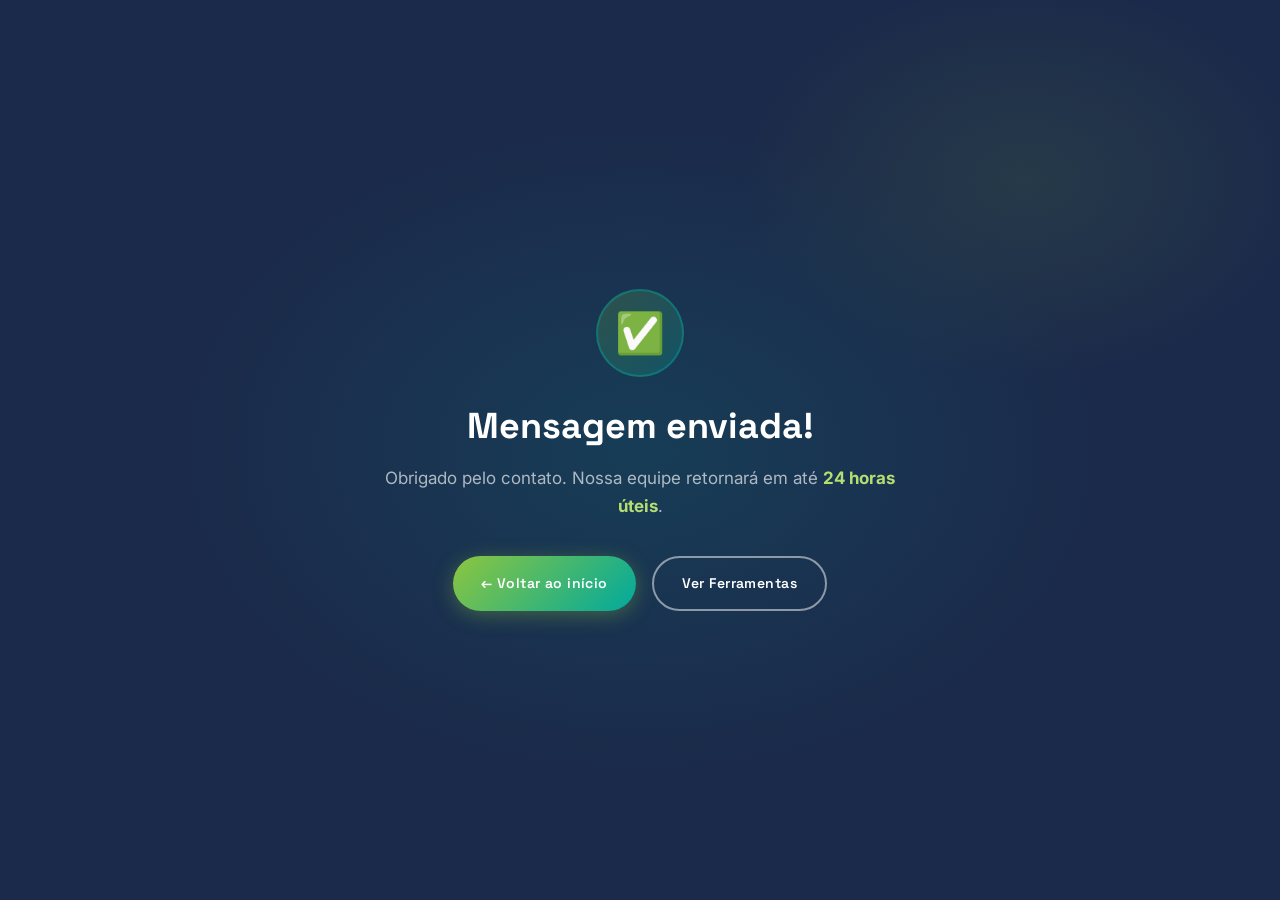
<file: obrigado.html>
<!DOCTYPE html>
<html lang="pt-BR">
<head>
  <meta charset="UTF-8">
  <meta name="viewport" content="width=device-width, initial-scale=1.0">
  <title>Mensagem enviada — O3-BioTec</title>
  <link rel="stylesheet" href="style.css">
  <link rel="icon" href="logo.jpg" type="image/jpeg">
  <style>
    .thanks-page {
      min-height: 100vh;
      background: var(--navy);
      display: flex;
      align-items: center;
      justify-content: center;
      text-align: center;
      padding: 40px 24px;
      position: relative;
      overflow: hidden;
    }
    .thanks-bg {
      position: absolute; inset: 0;
      background:
        radial-gradient(ellipse 60% 60% at 50% 50%, rgba(0,169,157,.15) 0%, transparent 60%),
        radial-gradient(ellipse 40% 40% at 80% 20%, rgba(141,198,63,.1) 0%, transparent 55%);
    }
    .thanks-box {
      position: relative; z-index: 2;
      max-width: 520px;
    }
    .thanks-icon {
      width: 88px; height: 88px;
      border-radius: 50%;
      background: linear-gradient(135deg, rgba(141,198,63,.2), rgba(0,169,157,.25));
      border: 2px solid rgba(0,169,157,.4);
      display: flex; align-items: center; justify-content: center;
      font-size: 40px;
      margin: 0 auto 28px;
      animation: panelPulse 4s ease-in-out infinite;
    }
    .thanks-title {
      font-size: 36px; font-weight: 700;
      color: var(--white); margin-bottom: 16px;
    }
    .thanks-sub {
      font-size: 17px; color: rgba(255,255,255,.65);
      line-height: 1.65; margin-bottom: 36px;
    }
  </style>
</head>
<body>
<div class="thanks-page">
  <div class="thanks-bg"></div>
  <div class="thanks-box">
    <div class="thanks-icon">✅</div>
    <h1 class="thanks-title">Mensagem enviada!</h1>
    <p class="thanks-sub">Obrigado pelo contato. Nossa equipe retornará em até <strong style="color:var(--lime-light)">24 horas úteis</strong>.</p>
    <div style="display:flex;gap:16px;justify-content:center;flex-wrap:wrap">
      <a href="index.html" class="btn btn-primary">← Voltar ao início</a>
      <a href="ferramentas.html" class="btn btn-outline-white">Ver Ferramentas</a>
    </div>
  </div>
</div>
<script src="main.js"></script>
</body>
</html>
</file>
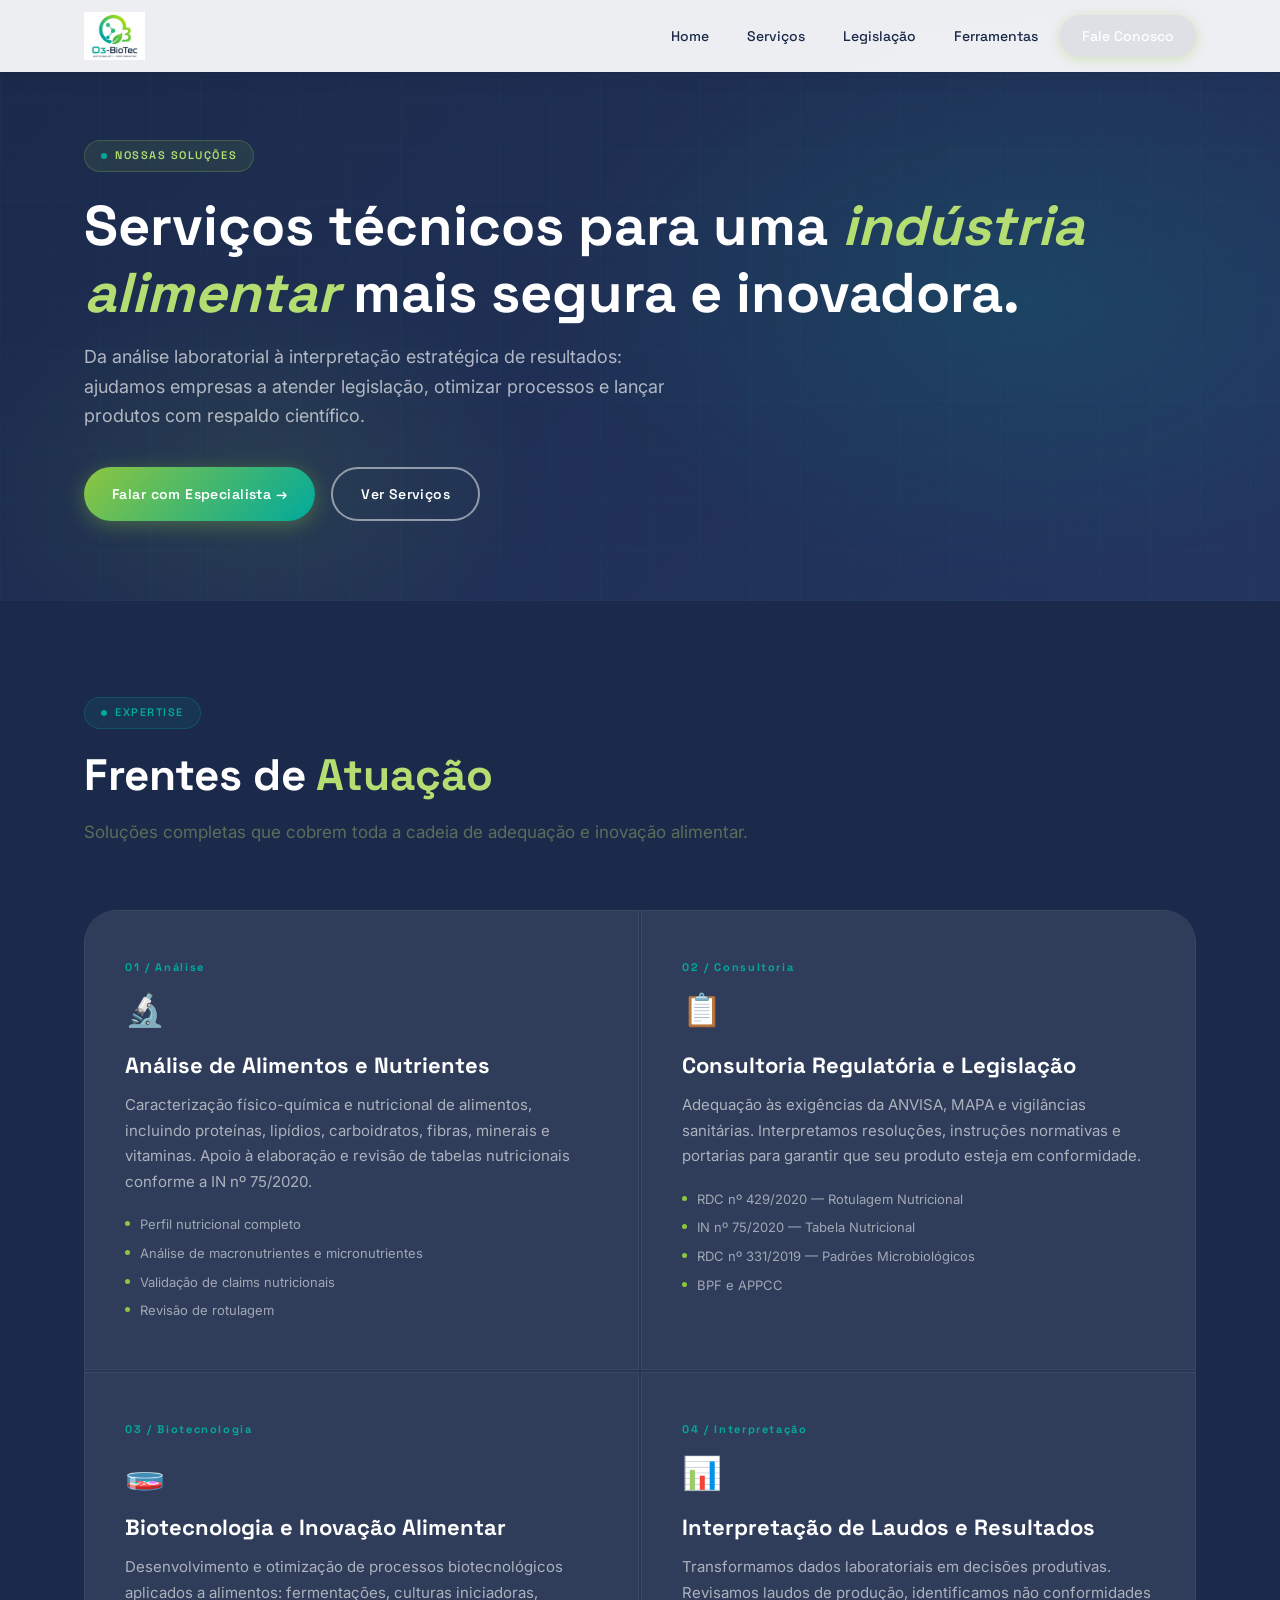
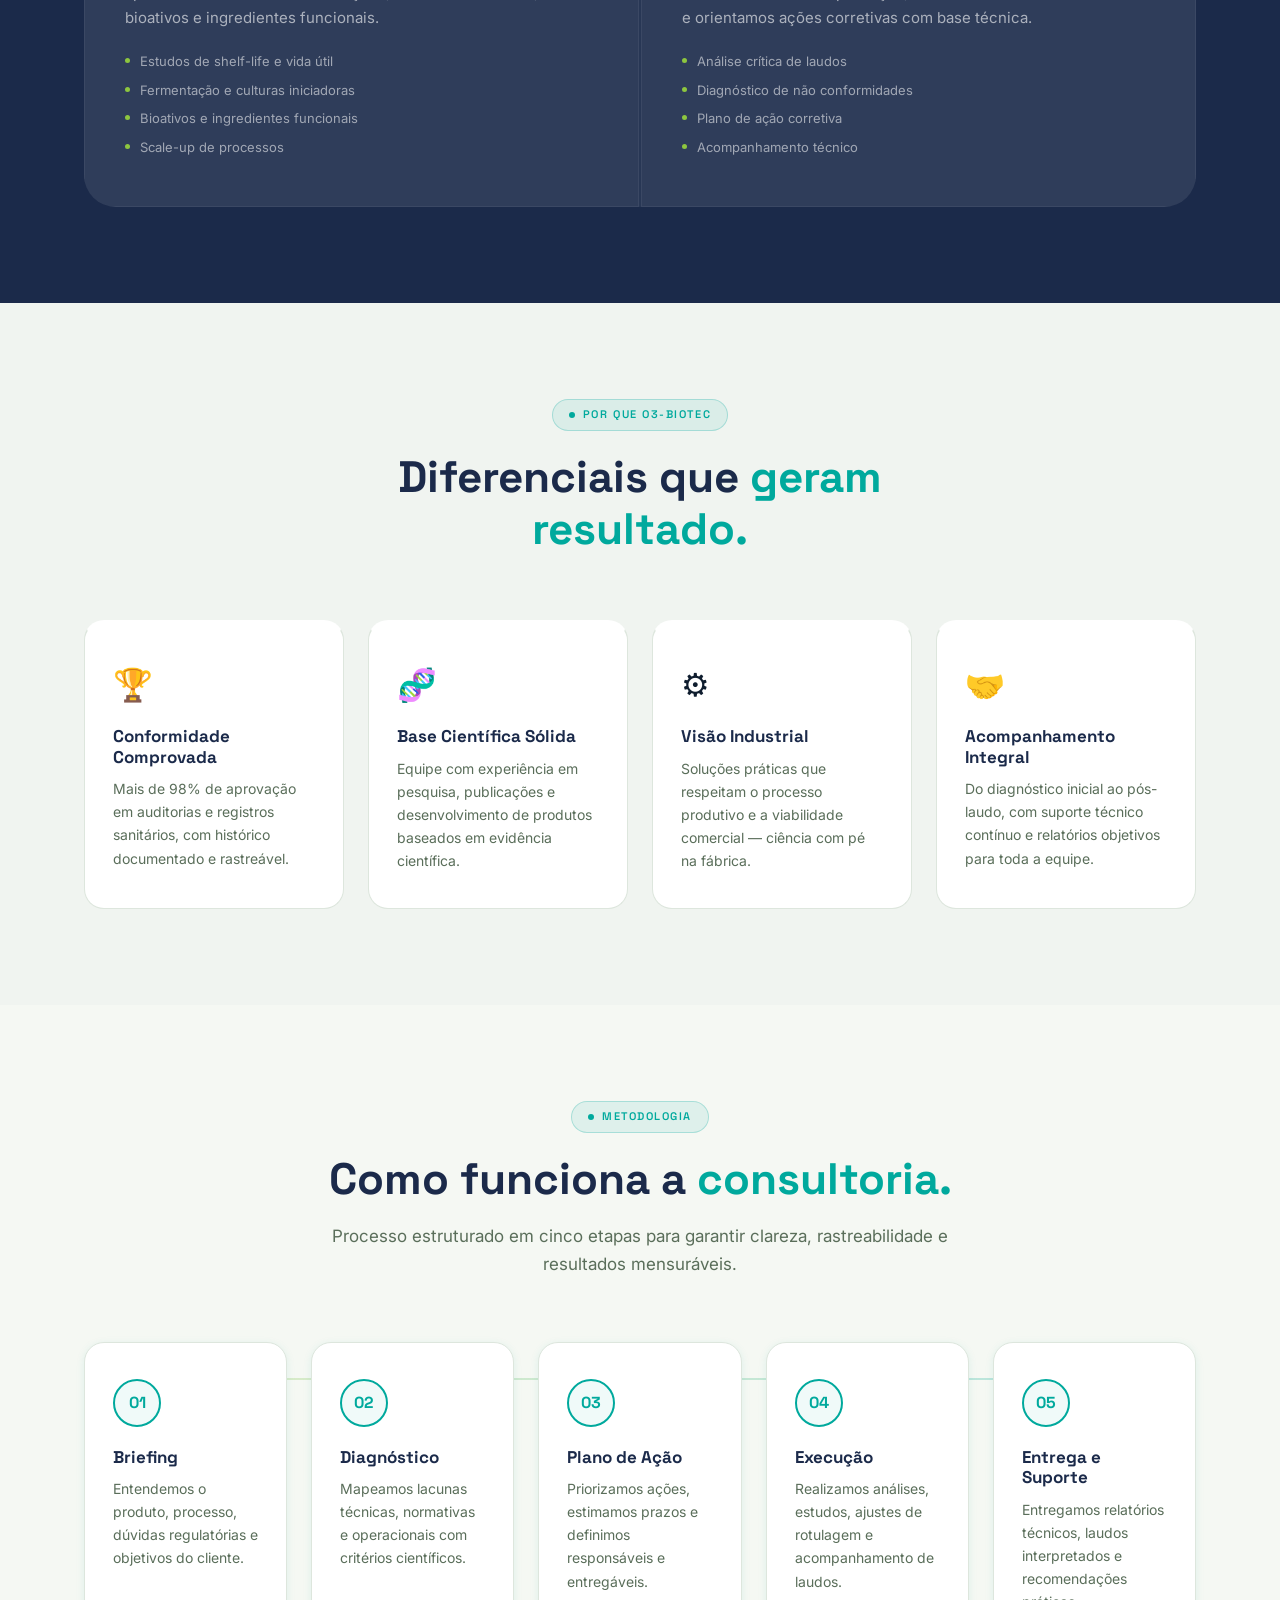
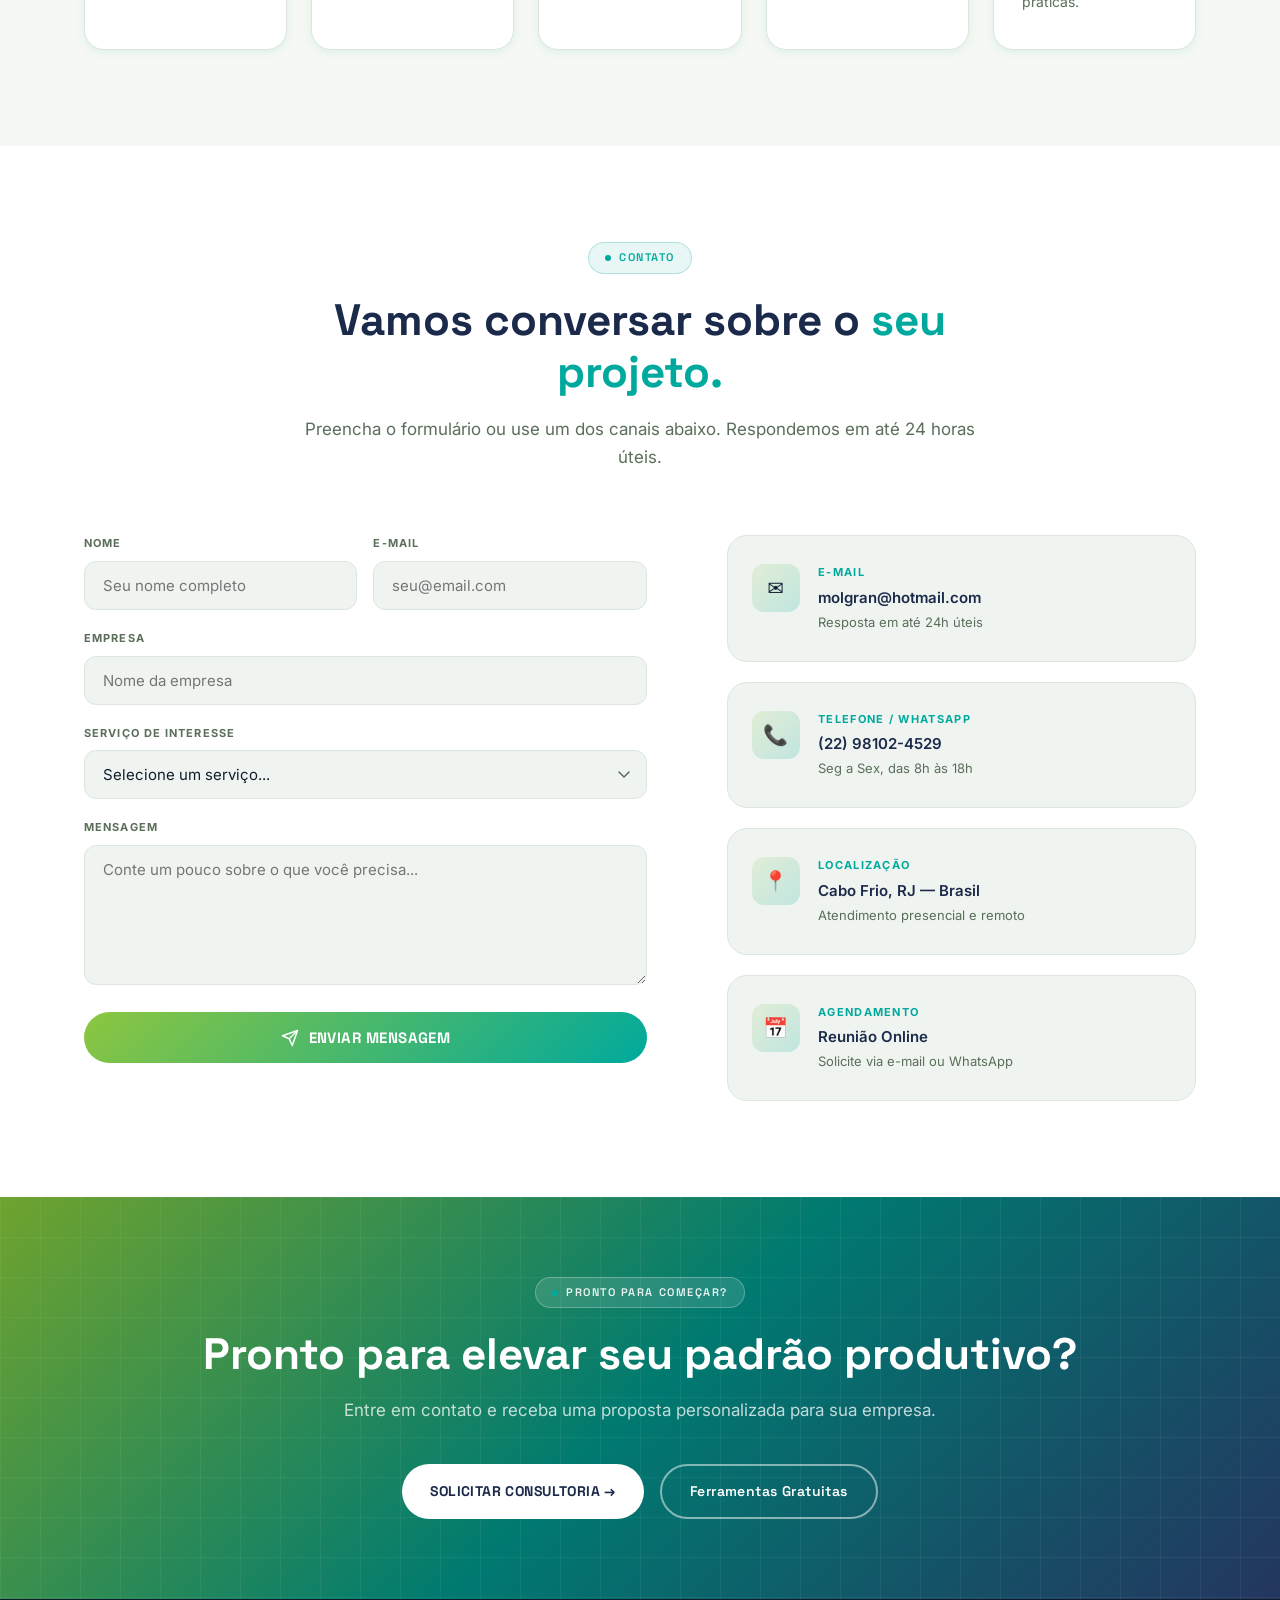
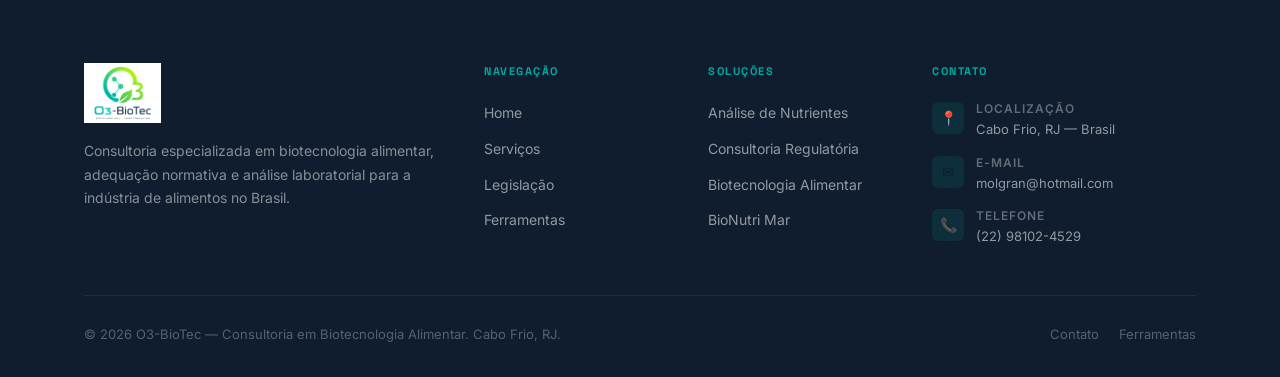
<file: servicos.html>
<!DOCTYPE html>
<html lang="pt-BR">
<head>
  <meta charset="UTF-8">
  <meta name="viewport" content="width=device-width, initial-scale=1.0">
  <title>Serviços — O3-BioTec Consultoria Laboratorial</title>
  <meta name="description" content="Serviços técnicos de biotecnologia alimentar: análise de nutrientes, consultoria regulatória, biotecnologia e interpretação de laudos. Cabo Frio, RJ.">
  <link rel="stylesheet" href="style.css">
  <link rel="icon" href="logo.jpg" type="image/jpeg">
</head>
<body>

<!-- ── NAVBAR ─────────────────────────────────────────────────── -->
<nav class="nav scrolled" id="nav">
  <div class="nav-inner">
    <a href="index.html" class="nav-logo">
      <img src="logo.jpg" alt="O3-BioTec">
    </a>
    <div class="nav-links" id="navLinks">
      <a href="index.html">Home</a>
      <a href="servicos.html" class="active">Serviços</a>
      <a href="index.html#legislacao">Legislação</a>
      <a href="ferramentas.html">Ferramentas</a>
      <a href="#contato" class="nav-cta">Fale Conosco</a>
    </div>
    <button class="hamburger" id="hamburger" aria-label="Menu">
      <span></span><span></span><span></span>
    </button>
  </div>
</nav>

<!-- ── PAGE HERO ──────────────────────────────────────────────── -->
<section class="page-hero">
  <div class="page-hero-bg"></div>
  <div class="page-hero-grid"></div>
  <div class="container page-hero-content">
    <div class="section-label" style="color:var(--lime-light);background:rgba(141,198,63,.1);border-color:rgba(141,198,63,.25)">Nossas Soluções</div>
    <h1 class="page-hero-title">Serviços técnicos para uma <em style="color:var(--lime-light)">indústria alimentar</em> mais segura e inovadora.</h1>
    <p class="page-hero-sub">Da análise laboratorial à interpretação estratégica de resultados: ajudamos empresas a atender legislação, otimizar processos e lançar produtos com respaldo científico.</p>
    <div style="display:flex;gap:16px;margin-top:36px;flex-wrap:wrap">
      <a href="#contato" class="btn btn-primary">Falar com Especialista →</a>
      <a href="#servicos" class="btn btn-outline-white">Ver Serviços</a>
    </div>
  </div>
</section>

<!-- ── SERVIÇOS ───────────────────────────────────────────────── -->
<section class="section atuacao" id="servicos">
  <div class="container">
    <div class="section-head reveal">
      <div class="section-label">Expertise</div>
      <h2 class="section-title" style="color:var(--white)">Frentes de <em style="color:var(--lime-light)">Atuação</em></h2>
      <p class="section-sub">Soluções completas que cobrem toda a cadeia de adequação e inovação alimentar.</p>
    </div>
    <div class="atuacao-grid">
      <div class="atuacao-card reveal">
        <div class="atuacao-num">01 / Análise</div>
        <div class="atuacao-icon">🔬</div>
        <h3 class="atuacao-title">Análise de Alimentos e Nutrientes</h3>
        <p class="atuacao-text">Caracterização físico-química e nutricional de alimentos, incluindo proteínas, lipídios, carboidratos, fibras, minerais e vitaminas. Apoio à elaboração e revisão de tabelas nutricionais conforme a IN nº 75/2020.</p>
        <ul class="atuacao-list">
          <li>Perfil nutricional completo</li>
          <li>Análise de macronutrientes e micronutrientes</li>
          <li>Validação de claims nutricionais</li>
          <li>Revisão de rotulagem</li>
        </ul>
      </div>
      <div class="atuacao-card reveal" style="transition-delay:.1s">
        <div class="atuacao-num">02 / Consultoria</div>
        <div class="atuacao-icon">📋</div>
        <h3 class="atuacao-title">Consultoria Regulatória e Legislação</h3>
        <p class="atuacao-text">Adequação às exigências da ANVISA, MAPA e vigilâncias sanitárias. Interpretamos resoluções, instruções normativas e portarias para garantir que seu produto esteja em conformidade.</p>
        <ul class="atuacao-list">
          <li>RDC nº 429/2020 — Rotulagem Nutricional</li>
          <li>IN nº 75/2020 — Tabela Nutricional</li>
          <li>RDC nº 331/2019 — Padrões Microbiológicos</li>
          <li>BPF e APPCC</li>
        </ul>
      </div>
      <div class="atuacao-card reveal" style="transition-delay:.2s">
        <div class="atuacao-num">03 / Biotecnologia</div>
        <div class="atuacao-icon">🧫</div>
        <h3 class="atuacao-title">Biotecnologia e Inovação Alimentar</h3>
        <p class="atuacao-text">Desenvolvimento e otimização de processos biotecnológicos aplicados a alimentos: fermentações, culturas iniciadoras, bioativos e ingredientes funcionais.</p>
        <ul class="atuacao-list">
          <li>Estudos de shelf-life e vida útil</li>
          <li>Fermentação e culturas iniciadoras</li>
          <li>Bioativos e ingredientes funcionais</li>
          <li>Scale-up de processos</li>
        </ul>
      </div>
      <div class="atuacao-card reveal" style="transition-delay:.3s">
        <div class="atuacao-num">04 / Interpretação</div>
        <div class="atuacao-icon">📊</div>
        <h3 class="atuacao-title">Interpretação de Laudos e Resultados</h3>
        <p class="atuacao-text">Transformamos dados laboratoriais em decisões produtivas. Revisamos laudos de produção, identificamos não conformidades e orientamos ações corretivas com base técnica.</p>
        <ul class="atuacao-list">
          <li>Análise crítica de laudos</li>
          <li>Diagnóstico de não conformidades</li>
          <li>Plano de ação corretiva</li>
          <li>Acompanhamento técnico</li>
        </ul>
      </div>
    </div>
  </div>
</section>

<!-- ── DIFERENCIAIS ───────────────────────────────────────────── -->
<section class="section diferenciais">
  <div class="container">
    <div class="section-head centered reveal">
      <div class="section-label">Por que O3-BioTec</div>
      <h2 class="section-title">Diferenciais que <em>geram resultado.</em></h2>
    </div>
    <div class="diferenciais-grid">
      <div class="diferencial-card reveal">
        <div class="diferencial-icon">🏆</div>
        <h3 class="diferencial-title">Conformidade Comprovada</h3>
        <p class="diferencial-text">Mais de 98% de aprovação em auditorias e registros sanitários, com histórico documentado e rastreável.</p>
      </div>
      <div class="diferencial-card reveal" style="transition-delay:.1s">
        <div class="diferencial-icon">🧬</div>
        <h3 class="diferencial-title">Base Científica Sólida</h3>
        <p class="diferencial-text">Equipe com experiência em pesquisa, publicações e desenvolvimento de produtos baseados em evidência científica.</p>
      </div>
      <div class="diferencial-card reveal" style="transition-delay:.2s">
        <div class="diferencial-icon">⚙️</div>
        <h3 class="diferencial-title">Visão Industrial</h3>
        <p class="diferencial-text">Soluções práticas que respeitam o processo produtivo e a viabilidade comercial — ciência com pé na fábrica.</p>
      </div>
      <div class="diferencial-card reveal" style="transition-delay:.3s">
        <div class="diferencial-icon">🤝</div>
        <h3 class="diferencial-title">Acompanhamento Integral</h3>
        <p class="diferencial-text">Do diagnóstico inicial ao pós-laudo, com suporte técnico contínuo e relatórios objetivos para toda a equipe.</p>
      </div>
    </div>
  </div>
</section>

<!-- ── METODOLOGIA ────────────────────────────────────────────── -->
<section class="section metodologia">
  <div class="container">
    <div class="section-head centered reveal">
      <div class="section-label">Metodologia</div>
      <h2 class="section-title">Como funciona a <em>consultoria.</em></h2>
      <p class="section-sub">Processo estruturado em cinco etapas para garantir clareza, rastreabilidade e resultados mensuráveis.</p>
    </div>
    <div class="steps-grid" style="grid-template-columns:repeat(5,1fr)">
      <div class="step-card reveal">
        <div class="step-num">01</div>
        <h3 class="step-title">Briefing</h3>
        <p class="step-text">Entendemos o produto, processo, dúvidas regulatórias e objetivos do cliente.</p>
      </div>
      <div class="step-card reveal" style="transition-delay:.08s">
        <div class="step-num">02</div>
        <h3 class="step-title">Diagnóstico</h3>
        <p class="step-text">Mapeamos lacunas técnicas, normativas e operacionais com critérios científicos.</p>
      </div>
      <div class="step-card reveal" style="transition-delay:.16s">
        <div class="step-num">03</div>
        <h3 class="step-title">Plano de Ação</h3>
        <p class="step-text">Priorizamos ações, estimamos prazos e definimos responsáveis e entregáveis.</p>
      </div>
      <div class="step-card reveal" style="transition-delay:.24s">
        <div class="step-num">04</div>
        <h3 class="step-title">Execução</h3>
        <p class="step-text">Realizamos análises, estudos, ajustes de rotulagem e acompanhamento de laudos.</p>
      </div>
      <div class="step-card reveal" style="transition-delay:.32s">
        <div class="step-num">05</div>
        <h3 class="step-title">Entrega e Suporte</h3>
        <p class="step-text">Entregamos relatórios técnicos, laudos interpretados e recomendações práticas.</p>
      </div>
    </div>
  </div>
</section>

<!-- ── FORMULÁRIO DE CONTATO ──────────────────────────────────── -->
<section class="section contato" id="contato">
  <div class="container">
    <div class="section-head centered reveal">
      <div class="section-label">Contato</div>
      <h2 class="section-title">Vamos conversar sobre o <em>seu projeto.</em></h2>
      <p class="section-sub">Preencha o formulário ou use um dos canais abaixo. Respondemos em até 24 horas úteis.</p>
    </div>
    <div class="contato-inner">
      <div class="reveal">
        <form id="contactForm" action="https://formsubmit.co/molgran@hotmail.com" method="POST">
          <input type="hidden" name="_subject" value="Nova mensagem — O3-BioTec Site">
          <input type="hidden" name="_captcha" value="false">
          <input type="hidden" name="_next" value="obrigado.html">
          <input type="text" name="_honey" style="display:none">

          <div style="display:grid;grid-template-columns:1fr 1fr;gap:16px">
            <div class="form-group">
              <label class="form-label" for="nome">Nome</label>
              <input class="form-input" type="text" id="nome" name="nome" placeholder="Seu nome completo" required>
            </div>
            <div class="form-group">
              <label class="form-label" for="email">E-mail</label>
              <input class="form-input" type="email" id="email" name="email" placeholder="seu@email.com" required>
            </div>
          </div>
          <div class="form-group">
            <label class="form-label" for="empresa">Empresa</label>
            <input class="form-input" type="text" id="empresa" name="empresa" placeholder="Nome da empresa">
          </div>
          <div class="form-group">
            <label class="form-label" for="servico">Serviço de Interesse</label>
            <select class="form-select" id="servico" name="servico">
              <option value="">Selecione um serviço...</option>
              <option>Análise de Nutrientes</option>
              <option>Consultoria Regulatória</option>
              <option>Biotecnologia Alimentar</option>
              <option>Interpretação de Laudos</option>
              <option>Alimentos Comerciais Alternativos</option>
              <option>Sanitização Eficaz</option>
              <option>Tecnologias de Ozônio</option>
              <option>Outro</option>
            </select>
          </div>
          <div class="form-group">
            <label class="form-label" for="mensagem">Mensagem</label>
            <textarea class="form-textarea" id="mensagem" name="mensagem" placeholder="Conte um pouco sobre o que você precisa..." required></textarea>
          </div>
          <button type="submit" class="form-btn">
            <svg width="18" height="18" viewBox="0 0 24 24" fill="none" stroke="currentColor" stroke-width="2" stroke-linecap="round" stroke-linejoin="round"><line x1="22" y1="2" x2="11" y2="13"/><polygon points="22 2 15 22 11 13 2 9 22 2"/></svg>
            ENVIAR MENSAGEM
          </button>
        </form>
        <div class="form-success" id="formSuccess">
          ✅ Mensagem enviada! Entraremos em contato em até 24 horas úteis.
        </div>
      </div>

      <div class="contato-info reveal" style="transition-delay:.2s">
        <div class="contato-card">
          <div class="contato-card-icon">✉️</div>
          <div>
            <div class="contato-card-label">E-mail</div>
            <div class="contato-card-value">molgran@hotmail.com</div>
            <div class="contato-card-hint">Resposta em até 24h úteis</div>
          </div>
        </div>
        <div class="contato-card">
          <div class="contato-card-icon">📞</div>
          <div>
            <div class="contato-card-label">Telefone / WhatsApp</div>
            <div class="contato-card-value">(22) 98102-4529</div>
            <div class="contato-card-hint">Seg a Sex, das 8h às 18h</div>
          </div>
        </div>
        <div class="contato-card">
          <div class="contato-card-icon">📍</div>
          <div>
            <div class="contato-card-label">Localização</div>
            <div class="contato-card-value">Cabo Frio, RJ — Brasil</div>
            <div class="contato-card-hint">Atendimento presencial e remoto</div>
          </div>
        </div>
        <div class="contato-card">
          <div class="contato-card-icon">📅</div>
          <div>
            <div class="contato-card-label">Agendamento</div>
            <div class="contato-card-value">Reunião Online</div>
            <div class="contato-card-hint">Solicite via e-mail ou WhatsApp</div>
          </div>
        </div>
      </div>
    </div>
  </div>
</section>

<!-- ── CTA BANNER ─────────────────────────────────────────────── -->
<section class="cta-banner">
  <div class="container">
    <div class="section-label">Pronto para começar?</div>
    <h2 class="cta-title">Pronto para elevar seu padrão produtivo?</h2>
    <p class="cta-sub">Entre em contato e receba uma proposta personalizada para sua empresa.</p>
    <div class="cta-actions">
      <a href="mailto:molgran@hotmail.com" class="btn btn-white">SOLICITAR CONSULTORIA →</a>
      <a href="ferramentas.html" class="btn btn-outline-white">Ferramentas Gratuitas</a>
    </div>
  </div>
</section>

<!-- ── FOOTER ─────────────────────────────────────────────────── -->
<footer class="footer">
  <div class="container">
    <div class="footer-inner">
      <div class="footer-logo">
        <img src="logo.jpg" alt="O3-BioTec">
        <p class="footer-desc">Consultoria especializada em biotecnologia alimentar, adequação normativa e análise laboratorial para a indústria de alimentos no Brasil.</p>
      </div>
      <div>
        <div class="footer-col-title">Navegação</div>
        <ul class="footer-links">
          <li><a href="index.html">Home</a></li>
          <li><a href="servicos.html">Serviços</a></li>
          <li><a href="index.html#legislacao">Legislação</a></li>
          <li><a href="ferramentas.html">Ferramentas</a></li>
        </ul>
      </div>
      <div>
        <div class="footer-col-title">Soluções</div>
        <ul class="footer-links">
          <li><a href="servicos.html">Análise de Nutrientes</a></li>
          <li><a href="servicos.html">Consultoria Regulatória</a></li>
          <li><a href="servicos.html">Biotecnologia Alimentar</a></li>
          <li><a href="ferramentas.html">BioNutri Mar</a></li>
        </ul>
      </div>
      <div>
        <div class="footer-col-title">Contato</div>
        <div class="footer-contact">
          <div class="footer-contact-item">
            <div class="footer-contact-icon">📍</div>
            <div class="footer-contact-text"><strong>Localização</strong>Cabo Frio, RJ — Brasil</div>
          </div>
          <div class="footer-contact-item">
            <div class="footer-contact-icon">✉️</div>
            <div class="footer-contact-text"><strong>E-mail</strong><a href="mailto:molgran@hotmail.com" style="color:rgba(255,255,255,.55)">molgran@hotmail.com</a></div>
          </div>
          <div class="footer-contact-item">
            <div class="footer-contact-icon">📞</div>
            <div class="footer-contact-text"><strong>Telefone</strong><a href="tel:+5522981024529" style="color:rgba(255,255,255,.55)">(22) 98102-4529</a></div>
          </div>
        </div>
      </div>
    </div>
    <div class="footer-bottom">
      <p class="footer-copy">© 2026 O3-BioTec — Consultoria em Biotecnologia Alimentar. Cabo Frio, RJ.</p>
      <div class="footer-bottom-links">
        <a href="#contato">Contato</a>
        <a href="ferramentas.html">Ferramentas</a>
      </div>
    </div>
  </div>
</footer>

<script src="main.js"></script>
</body>
</html>
</file>
<file: style.css>
/* ═══════════════════════════════════════════════════════════════
   O3-BioTec — Stylesheet
   Paleta extraída da logo:
   --green-lime : #8DC63F  (verde-limão)
   --green-teal : #00A99D  (teal/ciano)
   --navy       : #1B2A4A  (azul-navy escuro)
   ═══════════════════════════════════════════════════════════════ */

@import url('https://fonts.googleapis.com/css2?family=Space+Grotesk:wght@300;400;500;600;700&family=Inter:wght@300;400;500;600&display=swap');

/* ── Reset & Base ─────────────────────────────────────────────── */
*, *::before, *::after { box-sizing: border-box; margin: 0; padding: 0; }

:root {
  --lime:       #8DC63F;
  --lime-dark:  #6fa32e;
  --lime-light: #b4de72;
  --teal:       #00A99D;
  --teal-dark:  #007a70;
  --teal-light: #4dd0c9;
  --navy:       #1B2A4A;
  --navy-mid:   #243560;
  --navy-light: #2e4480;
  --white:      #FFFFFF;
  --off-white:  #F5F8F3;
  --gray-100:   #F0F4F0;
  --gray-200:   #DDE6DD;
  --gray-400:   #8A9E8A;
  --gray-600:   #4A5E4A;
  --text-dark:  #0F1D2E;
  --text-mid:   #2E4060;
  --text-muted: #5A6E5A;

  --radius-sm:  6px;
  --radius-md:  12px;
  --radius-lg:  20px;
  --radius-xl:  32px;
  --radius-full: 9999px;

  --shadow-sm:  0 2px 8px rgba(0,169,157,.10);
  --shadow-md:  0 6px 24px rgba(27,42,74,.12);
  --shadow-lg:  0 16px 48px rgba(27,42,74,.18);
  --shadow-glow-lime: 0 0 32px rgba(141,198,63,.25);
  --shadow-glow-teal: 0 0 32px rgba(0,169,157,.25);

  --nav-h: 72px;
  --section-pad: 96px;
  --container: 1160px;

  --ease-out: cubic-bezier(.22,1,.36,1);
  --ease-spring: cubic-bezier(.34,1.56,.64,1);
}

html { scroll-behavior: smooth; font-size: 16px; }

body {
  font-family: 'Inter', system-ui, sans-serif;
  color: var(--text-dark);
  background: var(--white);
  overflow-x: hidden;
  line-height: 1.6;
}

h1, h2, h3, h4, h5 {
  font-family: 'Space Grotesk', sans-serif;
  line-height: 1.2;
  font-weight: 700;
}

a { text-decoration: none; color: inherit; }
img { max-width: 100%; display: block; }
ul { list-style: none; }
button { cursor: pointer; font-family: inherit; border: none; background: none; }

.container {
  width: 100%;
  max-width: var(--container);
  margin: 0 auto;
  padding: 0 24px;
}

/* ── Section Label ─────────────────────────────────────────────── */
.section-label {
  display: inline-flex;
  align-items: center;
  gap: 8px;
  font-family: 'Space Grotesk', sans-serif;
  font-size: 11px;
  font-weight: 600;
  letter-spacing: .14em;
  text-transform: uppercase;
  color: var(--teal);
  background: rgba(0,169,157,.09);
  border: 1px solid rgba(0,169,157,.25);
  border-radius: var(--radius-full);
  padding: 6px 16px;
  margin-bottom: 20px;
}
.section-label::before {
  content: '';
  width: 6px; height: 6px;
  border-radius: 50%;
  background: var(--teal);
}

/* ── Buttons ───────────────────────────────────────────────────── */
.btn {
  display: inline-flex;
  align-items: center;
  gap: 8px;
  padding: 14px 28px;
  border-radius: var(--radius-full);
  font-family: 'Space Grotesk', sans-serif;
  font-size: 14px;
  font-weight: 600;
  letter-spacing: .03em;
  transition: transform .2s var(--ease-out), box-shadow .2s var(--ease-out), background .2s;
}
.btn:hover { transform: translateY(-2px); }

.btn-primary {
  background: linear-gradient(135deg, var(--lime) 0%, var(--teal) 100%);
  color: var(--white);
  box-shadow: 0 4px 20px rgba(141,198,63,.35);
}
.btn-primary:hover { box-shadow: 0 8px 32px rgba(141,198,63,.45); }

.btn-outline {
  background: transparent;
  color: var(--navy);
  border: 2px solid var(--navy);
}
.btn-outline:hover { background: var(--navy); color: var(--white); }

.btn-outline-white {
  background: transparent;
  color: var(--white);
  border: 2px solid rgba(255,255,255,.5);
}
.btn-outline-white:hover { background: rgba(255,255,255,.12); border-color: var(--white); }

.btn-teal {
  background: var(--teal);
  color: var(--white);
  box-shadow: 0 4px 20px rgba(0,169,157,.3);
}
.btn-teal:hover { background: var(--teal-dark); box-shadow: 0 8px 32px rgba(0,169,157,.4); }

/* ── Navigation ────────────────────────────────────────────────── */
.nav {
  position: fixed;
  top: 0; left: 0; right: 0;
  z-index: 100;
  height: var(--nav-h);
  display: flex;
  align-items: center;
  transition: background .35s, box-shadow .35s, backdrop-filter .35s;
}
.nav.scrolled {
  background: rgba(255,255,255,.92);
  backdrop-filter: blur(20px);
  -webkit-backdrop-filter: blur(20px);
  box-shadow: 0 1px 0 rgba(0,0,0,.08), 0 4px 20px rgba(0,0,0,.06);
}
.nav-inner {
  display: flex;
  align-items: center;
  justify-content: space-between;
  width: 100%;
  max-width: var(--container);
  margin: 0 auto;
  padding: 0 24px;
}
.nav-logo {
  display: flex;
  align-items: center;
  gap: 12px;
}
.nav-logo img {
  height: 48px;
  width: auto;
  object-fit: contain;
}
.nav-links {
  display: flex;
  align-items: center;
  gap: 6px;
}
.nav-links a {
  padding: 8px 16px;
  border-radius: var(--radius-full);
  font-family: 'Space Grotesk', sans-serif;
  font-size: 14px;
  font-weight: 500;
  color: var(--navy);
  transition: background .2s, color .2s;
}
.nav-links a:hover, .nav-links a.active {
  background: rgba(27,42,74,.07);
  color: var(--teal);
}
.nav-cta {
  background: linear-gradient(135deg, var(--lime), var(--teal));
  color: var(--white) !important;
  padding: 10px 22px !important;
  box-shadow: 0 2px 12px rgba(141,198,63,.3);
}
.nav-cta:hover { box-shadow: 0 4px 20px rgba(0,169,157,.4) !important; }

.hamburger {
  display: none;
  flex-direction: column;
  gap: 5px;
  padding: 8px;
  border-radius: var(--radius-sm);
  transition: background .2s;
}
.hamburger span {
  display: block;
  width: 24px; height: 2px;
  background: var(--navy);
  border-radius: 2px;
  transition: transform .3s, opacity .3s;
}
.hamburger.open span:nth-child(1) { transform: translateY(7px) rotate(45deg); }
.hamburger.open span:nth-child(2) { opacity: 0; }
.hamburger.open span:nth-child(3) { transform: translateY(-7px) rotate(-45deg); }

/* ── Hero ──────────────────────────────────────────────────────── */
.hero {
  position: relative;
  min-height: 100vh;
  display: flex;
  align-items: center;
  overflow: hidden;
  background: var(--navy);
}

/* Animated gradient background */
.hero-bg {
  position: absolute;
  inset: 0;
  background:
    radial-gradient(ellipse 80% 60% at 70% 50%, rgba(0,169,157,.18) 0%, transparent 60%),
    radial-gradient(ellipse 60% 80% at 30% 80%, rgba(141,198,63,.12) 0%, transparent 55%),
    radial-gradient(ellipse 100% 100% at 50% -10%, rgba(46,68,128,.8) 0%, transparent 55%),
    linear-gradient(160deg, #0F1D2E 0%, #1B2A4A 40%, #0d2231 100%);
  animation: heroBgShift 12s ease-in-out infinite alternate;
}
@keyframes heroBgShift {
  0%   { filter: hue-rotate(0deg) brightness(1); }
  50%  { filter: hue-rotate(8deg) brightness(1.05); }
  100% { filter: hue-rotate(-5deg) brightness(.97); }
}

/* Floating orbs */
.hero-orb {
  position: absolute;
  border-radius: 50%;
  filter: blur(60px);
  animation: orbFloat 8s ease-in-out infinite alternate;
  pointer-events: none;
}
.hero-orb-1 {
  width: 500px; height: 500px;
  background: radial-gradient(circle, rgba(141,198,63,.18) 0%, transparent 70%);
  top: -10%; right: -5%;
  animation-duration: 10s;
}
.hero-orb-2 {
  width: 350px; height: 350px;
  background: radial-gradient(circle, rgba(0,169,157,.22) 0%, transparent 70%);
  bottom: 10%; left: 5%;
  animation-duration: 7s;
  animation-delay: -3s;
}
.hero-orb-3 {
  width: 200px; height: 200px;
  background: radial-gradient(circle, rgba(141,198,63,.15) 0%, transparent 70%);
  top: 40%; right: 25%;
  animation-duration: 9s;
  animation-delay: -5s;
}
@keyframes orbFloat {
  0%   { transform: translate(0,0) scale(1); }
  100% { transform: translate(20px,-30px) scale(1.1); }
}

/* Grid pattern overlay */
.hero-grid {
  position: absolute;
  inset: 0;
  background-image:
    linear-gradient(rgba(0,169,157,.06) 1px, transparent 1px),
    linear-gradient(90deg, rgba(0,169,157,.06) 1px, transparent 1px);
  background-size: 60px 60px;
  mask-image: radial-gradient(ellipse 80% 80% at 50% 50%, black 30%, transparent 100%);
}

.hero-content {
  position: relative;
  z-index: 2;
  padding-top: var(--nav-h);
  padding-bottom: 60px;
}
.hero-inner {
  display: grid;
  grid-template-columns: 1fr 1fr;
  gap: 80px;
  align-items: center;
}
.hero-text { max-width: 580px; }

.hero-badge {
  display: inline-flex;
  align-items: center;
  gap: 8px;
  font-size: 11px;
  font-weight: 600;
  letter-spacing: .14em;
  text-transform: uppercase;
  color: var(--lime-light);
  background: rgba(141,198,63,.12);
  border: 1px solid rgba(141,198,63,.3);
  border-radius: var(--radius-full);
  padding: 7px 18px;
  margin-bottom: 28px;
}
.hero-badge::before {
  content: '';
  width: 6px; height: 6px;
  border-radius: 50%;
  background: var(--lime);
  animation: pulse 2s ease-in-out infinite;
}
@keyframes pulse {
  0%, 100% { opacity: 1; transform: scale(1); }
  50%       { opacity: .5; transform: scale(.7); }
}

.hero-title {
  font-size: clamp(36px, 5vw, 62px);
  font-weight: 700;
  color: var(--white);
  line-height: 1.1;
  margin-bottom: 24px;
}
.hero-title em {
  font-style: normal;
  background: linear-gradient(135deg, var(--lime) 0%, var(--teal) 100%);
  -webkit-background-clip: text;
  -webkit-text-fill-color: transparent;
  background-clip: text;
}

.hero-sub {
  font-size: 18px;
  color: rgba(255,255,255,.72);
  line-height: 1.65;
  margin-bottom: 40px;
  font-weight: 400;
}

.hero-actions {
  display: flex;
  gap: 16px;
  flex-wrap: wrap;
}

/* Hero visual panel */
.hero-visual {
  position: relative;
  display: flex;
  align-items: center;
  justify-content: center;
}
.hero-logo-panel {
  position: relative;
  width: 360px;
  height: 360px;
  border-radius: 50%;
  background: rgba(255,255,255,.96);
  border: 3px solid rgba(0,169,157,.4);
  display: flex;
  align-items: center;
  justify-content: center;
  animation: panelPulse 6s ease-in-out infinite;
  box-shadow: 0 0 80px rgba(0,169,157,.25), 0 0 0 12px rgba(0,169,157,.08), inset 0 0 60px rgba(141,198,63,.05);
}
@keyframes panelPulse {
  0%, 100% { box-shadow: 0 0 60px rgba(0,169,157,.15), inset 0 0 60px rgba(141,198,63,.05); }
  50%       { box-shadow: 0 0 100px rgba(0,169,157,.25), inset 0 0 80px rgba(141,198,63,.1); }
}
.hero-logo-panel img {
  width: 240px;
  height: auto;
  filter: drop-shadow(0 8px 32px rgba(141,198,63,.3));
  animation: logoFloat 6s ease-in-out infinite alternate;
  border-radius: 12px;
  background: transparent;
}
@keyframes logoFloat {
  0%   { transform: translateY(0) scale(1); }
  100% { transform: translateY(-12px) scale(1.02); }
}

/* Orbit rings */
.orbit {
  position: absolute;
  border-radius: 50%;
  border: 1px solid transparent;
  animation: orbitSpin linear infinite;
}
.orbit-1 {
  width: 420px; height: 420px;
  border-color: rgba(141,198,63,.2);
  animation-duration: 20s;
}
.orbit-2 {
  width: 500px; height: 500px;
  border-color: rgba(0,169,157,.12);
  animation-duration: 30s;
  animation-direction: reverse;
}
.orbit-dot {
  position: absolute;
  top: -4px; left: 50%;
  transform: translateX(-50%);
  width: 8px; height: 8px;
  border-radius: 50%;
  background: var(--lime);
  box-shadow: 0 0 10px var(--lime);
}
@keyframes orbitSpin { to { transform: rotate(360deg); } }

/* ── Stats ─────────────────────────────────────────────────────── */
.stats {
  background: var(--white);
  border-bottom: 1px solid var(--gray-200);
  padding: 48px 0;
}
.stats-grid {
  display: grid;
  grid-template-columns: repeat(4, 1fr);
  gap: 0;
}
.stat-card {
  display: flex;
  flex-direction: column;
  align-items: center;
  justify-content: center;
  padding: 32px 24px;
  border-right: 1px solid var(--gray-200);
  text-align: center;
  transition: background .2s;
}
.stat-card:last-child { border-right: none; }
.stat-card:hover { background: var(--off-white); }
.stat-icon {
  width: 44px; height: 44px;
  border-radius: var(--radius-md);
  display: flex;
  align-items: center;
  justify-content: center;
  margin-bottom: 12px;
  font-size: 20px;
}
.stat-icon.lime  { background: rgba(141,198,63,.12); }
.stat-icon.teal  { background: rgba(0,169,157,.12); }
.stat-icon.navy  { background: rgba(27,42,74,.08); }
.stat-icon.amber { background: rgba(245,158,11,.1); }
.stat-num {
  font-family: 'Space Grotesk', sans-serif;
  font-size: 36px;
  font-weight: 700;
  color: var(--navy);
  line-height: 1;
  margin-bottom: 6px;
}
.stat-num span { color: var(--teal); }
.stat-label {
  font-size: 11px;
  font-weight: 600;
  letter-spacing: .1em;
  text-transform: uppercase;
  color: var(--gray-400);
}

/* ── Section shared ────────────────────────────────────────────── */
.section { padding: var(--section-pad) 0; }
.section-dark { background: var(--navy); color: var(--white); }
.section-gray { background: var(--gray-100); }
.section-off  { background: var(--off-white); }

.section-head {
  margin-bottom: 64px;
}
.section-head.centered {
  text-align: center;
  max-width: 680px;
  margin: 0 auto 64px;
}
.section-title {
  font-size: clamp(28px, 3.5vw, 44px);
  font-weight: 700;
  color: var(--navy);
  margin-bottom: 16px;
}
.section-title em {
  font-style: normal;
  color: var(--teal);
}
.section-dark .section-title { color: var(--white); }
.section-dark .section-title em { color: var(--lime-light); }
.section-sub {
  font-size: 17px;
  color: var(--text-muted);
  line-height: 1.65;
}
.section-dark .section-sub { color: rgba(255,255,255,.65); }

/* ── Atuação ────────────────────────────────────────────────────── */
.atuacao { background: var(--navy); }
.atuacao-grid {
  display: grid;
  grid-template-columns: repeat(2, 1fr);
  gap: 2px;
  background: rgba(255,255,255,.06);
  border-radius: var(--radius-xl);
  overflow: hidden;
}
.atuacao-card {
  background: rgba(255,255,255,.03);
  padding: 48px 40px;
  position: relative;
  overflow: hidden;
  transition: background .3s;
  border: 1px solid rgba(255,255,255,.06);
}
.atuacao-card:hover { background: rgba(255,255,255,.07); }
.atuacao-card::before {
  content: '';
  position: absolute;
  top: 0; left: 0;
  width: 3px;
  height: 100%;
  background: linear-gradient(to bottom, var(--lime), var(--teal));
  opacity: 0;
  transition: opacity .3s;
}
.atuacao-card:hover::before { opacity: 1; }
.atuacao-num {
  font-family: 'Space Grotesk', sans-serif;
  font-size: 11px;
  font-weight: 700;
  letter-spacing: .15em;
  color: var(--teal);
  margin-bottom: 8px;
}
.atuacao-icon {
  font-size: 32px;
  margin-bottom: 16px;
}
.atuacao-title {
  font-size: 22px;
  font-weight: 700;
  color: var(--white);
  margin-bottom: 14px;
}
.atuacao-text {
  font-size: 15px;
  color: rgba(255,255,255,.6);
  line-height: 1.7;
  margin-bottom: 20px;
}
.atuacao-list {
  display: flex;
  flex-direction: column;
  gap: 8px;
}
.atuacao-list li {
  display: flex;
  align-items: flex-start;
  gap: 10px;
  font-size: 13px;
  color: rgba(255,255,255,.55);
}
.atuacao-list li::before {
  content: '';
  flex-shrink: 0;
  width: 5px; height: 5px;
  border-radius: 50%;
  background: var(--lime);
  margin-top: 7px;
}

/* ── Metodologia ───────────────────────────────────────────────── */
.metodologia { background: var(--off-white); }
.steps-grid {
  display: grid;
  grid-template-columns: repeat(4, 1fr);
  gap: 24px;
  position: relative;
}
.steps-grid::before {
  content: '';
  position: absolute;
  top: 36px; left: 10%; right: 10%;
  height: 2px;
  background: linear-gradient(90deg, var(--lime), var(--teal));
  opacity: .25;
  z-index: 0;
}
.step-card {
  position: relative;
  z-index: 1;
  background: var(--white);
  border-radius: var(--radius-lg);
  padding: 36px 28px;
  box-shadow: var(--shadow-sm);
  border: 1px solid var(--gray-200);
  transition: transform .25s var(--ease-out), box-shadow .25s;
}
.step-card:hover { transform: translateY(-6px); box-shadow: var(--shadow-md); }
.step-num {
  width: 48px; height: 48px;
  border-radius: 50%;
  border: 2px solid var(--teal);
  display: flex;
  align-items: center;
  justify-content: center;
  font-family: 'Space Grotesk', sans-serif;
  font-size: 16px;
  font-weight: 700;
  color: var(--teal);
  margin-bottom: 20px;
  background: rgba(0,169,157,.06);
}
.step-title {
  font-size: 17px;
  font-weight: 700;
  color: var(--navy);
  margin-bottom: 10px;
}
.step-text {
  font-size: 14px;
  color: var(--text-muted);
  line-height: 1.65;
}

/* ── Soluções Tecnológicas ─────────────────────────────────────── */
.solucoes { background: var(--white); }
.solucoes-grid {
  display: grid;
  grid-template-columns: repeat(3, 1fr);
  gap: 28px;
}
.solucao-card {
  background: var(--gray-100);
  border-radius: var(--radius-xl);
  padding: 44px 36px;
  position: relative;
  overflow: hidden;
  border: 1px solid var(--gray-200);
  transition: transform .28s var(--ease-out), box-shadow .28s, border-color .28s;
}
.solucao-card:hover {
  transform: translateY(-8px);
  box-shadow: var(--shadow-lg);
  border-color: var(--teal);
}
.solucao-card::after {
  content: '';
  position: absolute;
  bottom: 0; left: 0; right: 0;
  height: 4px;
  background: linear-gradient(90deg, var(--lime), var(--teal));
  transform: scaleX(0);
  transition: transform .3s var(--ease-out);
}
.solucao-card:hover::after { transform: scaleX(1); }
.solucao-icon {
  width: 64px; height: 64px;
  border-radius: var(--radius-lg);
  background: linear-gradient(135deg, rgba(141,198,63,.15), rgba(0,169,157,.2));
  display: flex;
  align-items: center;
  justify-content: center;
  font-size: 28px;
  margin-bottom: 24px;
}
.solucao-num {
  font-family: 'Space Grotesk', sans-serif;
  font-size: 11px;
  font-weight: 700;
  letter-spacing: .14em;
  text-transform: uppercase;
  color: var(--teal);
  margin-bottom: 10px;
}
.solucao-title {
  font-size: 22px;
  font-weight: 700;
  color: var(--navy);
  margin-bottom: 14px;
}
.solucao-text {
  font-size: 15px;
  color: var(--text-muted);
  line-height: 1.7;
}

/* ── Ferramentas ───────────────────────────────────────────────── */
.ferramentas { background: var(--navy); }
.ferramentas-inner {
  display: grid;
  grid-template-columns: 1fr 1fr;
  gap: 80px;
  align-items: center;
}
.ferramenta-card {
  background: rgba(255,255,255,.05);
  border: 1px solid rgba(0,169,157,.25);
  border-radius: var(--radius-xl);
  padding: 48px 40px;
  position: relative;
  overflow: hidden;
  transition: border-color .3s, box-shadow .3s;
}
.ferramenta-card:hover {
  border-color: var(--teal);
  box-shadow: 0 0 40px rgba(0,169,157,.15);
}
.ferramenta-card::before {
  content: '';
  position: absolute;
  top: 0; left: 0; right: 0;
  height: 3px;
  background: linear-gradient(90deg, var(--lime), var(--teal));
}
.ferramenta-badge {
  display: inline-flex;
  align-items: center;
  gap: 8px;
  font-size: 11px;
  font-weight: 700;
  letter-spacing: .12em;
  text-transform: uppercase;
  color: var(--lime-light);
  background: rgba(141,198,63,.1);
  border: 1px solid rgba(141,198,63,.25);
  border-radius: var(--radius-full);
  padding: 6px 16px;
  margin-bottom: 20px;
}
.ferramenta-title {
  font-size: 28px;
  font-weight: 700;
  color: var(--white);
  margin-bottom: 16px;
}
.ferramenta-sub {
  font-size: 15px;
  color: rgba(255,255,255,.65);
  line-height: 1.7;
  margin-bottom: 28px;
}
.ferramenta-stats {
  display: flex;
  gap: 24px;
  margin-bottom: 32px;
}
.ferramenta-stat {
  text-align: center;
}
.ferramenta-stat-num {
  font-family: 'Space Grotesk', sans-serif;
  font-size: 28px;
  font-weight: 700;
  color: var(--lime-light);
}
.ferramenta-stat-label {
  font-size: 12px;
  color: rgba(255,255,255,.5);
  letter-spacing: .05em;
}
.ferramenta-tags {
  display: flex;
  flex-wrap: wrap;
  gap: 8px;
  margin-bottom: 32px;
}
.ferramenta-tag {
  font-size: 12px;
  font-weight: 500;
  color: rgba(255,255,255,.6);
  background: rgba(255,255,255,.06);
  border: 1px solid rgba(255,255,255,.1);
  border-radius: var(--radius-full);
  padding: 5px 14px;
}

.ferramentas-text-side .section-label { color: var(--lime-light); background: rgba(141,198,63,.1); border-color: rgba(141,198,63,.25); }
.ferramentas-text-side .section-title { color: var(--white); }
.ferramentas-text-side .section-sub { color: rgba(255,255,255,.65); }
.ferramentas-text-side p {
  font-size: 16px;
  color: rgba(255,255,255,.7);
  line-height: 1.75;
  margin-top: 16px;
}

/* ── CTA Banner ────────────────────────────────────────────────── */
.cta-banner {
  background: linear-gradient(135deg, var(--lime-dark) 0%, var(--teal-dark) 50%, var(--navy-mid) 100%);
  padding: 80px 0;
  text-align: center;
  position: relative;
  overflow: hidden;
}
.cta-banner::before {
  content: '';
  position: absolute;
  inset: 0;
  background-image:
    linear-gradient(rgba(255,255,255,.05) 1px, transparent 1px),
    linear-gradient(90deg, rgba(255,255,255,.05) 1px, transparent 1px);
  background-size: 40px 40px;
}
.cta-banner .section-label { color: rgba(255,255,255,.9); background: rgba(255,255,255,.12); border-color: rgba(255,255,255,.25); }
.cta-title {
  font-size: clamp(28px, 3.5vw, 44px);
  font-weight: 700;
  color: var(--white);
  margin-bottom: 16px;
  position: relative;
}
.cta-sub {
  font-size: 17px;
  color: rgba(255,255,255,.75);
  margin-bottom: 40px;
  position: relative;
}
.cta-actions { display: flex; gap: 16px; justify-content: center; flex-wrap: wrap; position: relative; }

.btn-white {
  background: var(--white);
  color: var(--navy);
  font-weight: 700;
}
.btn-white:hover { background: var(--off-white); }

/* ── Footer ────────────────────────────────────────────────────── */
.footer {
  background: var(--text-dark);
  padding: 64px 0 32px;
}
.footer-inner {
  display: grid;
  grid-template-columns: 2fr 1fr 1fr 1.5fr;
  gap: 48px;
  margin-bottom: 48px;
}
.footer-logo img { height: 60px; width: auto; margin-bottom: 16px; filter: brightness(1.1); }
.footer-desc {
  font-size: 14px;
  color: rgba(255,255,255,.5);
  line-height: 1.7;
  margin-bottom: 20px;
}
.footer-col-title {
  font-family: 'Space Grotesk', sans-serif;
  font-size: 11px;
  font-weight: 700;
  letter-spacing: .14em;
  text-transform: uppercase;
  color: var(--teal);
  margin-bottom: 20px;
}
.footer-links { display: flex; flex-direction: column; gap: 10px; }
.footer-links a {
  font-size: 14px;
  color: rgba(255,255,255,.55);
  transition: color .2s;
}
.footer-links a:hover { color: var(--lime-light); }

.footer-contact { display: flex; flex-direction: column; gap: 14px; }
.footer-contact-item {
  display: flex;
  align-items: flex-start;
  gap: 12px;
}
.footer-contact-icon {
  width: 32px; height: 32px;
  border-radius: var(--radius-sm);
  background: rgba(0,169,157,.12);
  display: flex;
  align-items: center;
  justify-content: center;
  font-size: 14px;
  flex-shrink: 0;
  margin-top: 2px;
}
.footer-contact-text {
  font-size: 13px;
  color: rgba(255,255,255,.55);
  line-height: 1.5;
}
.footer-contact-text strong {
  display: block;
  font-size: 12px;
  font-weight: 600;
  letter-spacing: .08em;
  text-transform: uppercase;
  color: rgba(255,255,255,.35);
  margin-bottom: 2px;
}

.footer-bottom {
  border-top: 1px solid rgba(255,255,255,.07);
  padding-top: 28px;
  display: flex;
  align-items: center;
  justify-content: space-between;
  gap: 16px;
  flex-wrap: wrap;
}
.footer-copy {
  font-size: 13px;
  color: rgba(255,255,255,.3);
}
.footer-bottom-links { display: flex; gap: 20px; }
.footer-bottom-links a {
  font-size: 13px;
  color: rgba(255,255,255,.3);
  transition: color .2s;
}
.footer-bottom-links a:hover { color: var(--teal); }

/* ── Diferenciais ──────────────────────────────────────────────── */
.diferenciais { background: var(--gray-100); }
.diferenciais-grid {
  display: grid;
  grid-template-columns: repeat(4, 1fr);
  gap: 24px;
}
.diferencial-card {
  background: var(--white);
  border-radius: var(--radius-lg);
  padding: 36px 28px;
  border: 1px solid var(--gray-200);
  border-top: 3px solid transparent;
  transition: transform .25s var(--ease-out), box-shadow .25s, border-color .25s;
}
.diferencial-card:hover {
  transform: translateY(-6px);
  box-shadow: var(--shadow-md);
  border-top-color: var(--teal);
}
.diferencial-icon { font-size: 32px; margin-bottom: 16px; }
.diferencial-title {
  font-size: 17px;
  font-weight: 700;
  color: var(--navy);
  margin-bottom: 10px;
}
.diferencial-text { font-size: 14px; color: var(--text-muted); line-height: 1.65; }

/* ── Page hero (inner pages) ───────────────────────────────────── */
.page-hero {
  background: linear-gradient(135deg, var(--navy) 0%, var(--navy-mid) 100%);
  padding: 140px 0 80px;
  position: relative;
  overflow: hidden;
}
.page-hero-bg {
  position: absolute;
  inset: 0;
  background:
    radial-gradient(ellipse 60% 80% at 80% 50%, rgba(0,169,157,.15) 0%, transparent 60%),
    radial-gradient(ellipse 40% 60% at 20% 80%, rgba(141,198,63,.1) 0%, transparent 55%);
}
.page-hero-grid {
  position: absolute;
  inset: 0;
  background-image:
    linear-gradient(rgba(0,169,157,.04) 1px, transparent 1px),
    linear-gradient(90deg, rgba(0,169,157,.04) 1px, transparent 1px);
  background-size: 50px 50px;
}
.page-hero-content { position: relative; z-index: 2; }
.page-hero-title {
  font-size: clamp(36px, 4.5vw, 56px);
  font-weight: 700;
  color: var(--white);
  margin-bottom: 16px;
}
.page-hero-sub {
  font-size: 18px;
  color: rgba(255,255,255,.65);
  max-width: 600px;
  line-height: 1.65;
}

/* ── Formulário ────────────────────────────────────────────────── */
.contato { background: var(--white); }
.contato-inner {
  display: grid;
  grid-template-columns: 1.2fr 1fr;
  gap: 80px;
  align-items: start;
}
.form-group { margin-bottom: 20px; }
.form-label {
  display: block;
  font-size: 11px;
  font-weight: 700;
  letter-spacing: .1em;
  text-transform: uppercase;
  color: var(--text-muted);
  margin-bottom: 8px;
}
.form-input, .form-select, .form-textarea {
  width: 100%;
  padding: 14px 18px;
  border-radius: var(--radius-md);
  border: 1.5px solid var(--gray-200);
  background: var(--gray-100);
  font-family: 'Inter', sans-serif;
  font-size: 15px;
  color: var(--text-dark);
  transition: border-color .2s, box-shadow .2s, background .2s;
  outline: none;
  -webkit-appearance: none;
}
.form-input:focus, .form-select:focus, .form-textarea:focus {
  border-color: var(--teal);
  background: var(--white);
  box-shadow: 0 0 0 3px rgba(0,169,157,.12);
}
.form-textarea {
  resize: vertical;
  min-height: 140px;
}
.form-select {
  background-image: url("data:image/svg+xml,%3Csvg xmlns='http://www.w3.org/2000/svg' width='12' height='8' viewBox='0 0 12 8'%3E%3Cpath d='M1 1l5 5 5-5' stroke='%235A6E5A' stroke-width='1.5' fill='none' stroke-linecap='round'/%3E%3C/svg%3E");
  background-repeat: no-repeat;
  background-position: right 16px center;
  padding-right: 44px;
  cursor: pointer;
}
.form-btn {
  width: 100%;
  padding: 16px;
  border-radius: var(--radius-full);
  background: linear-gradient(135deg, var(--lime), var(--teal));
  color: var(--white);
  font-family: 'Space Grotesk', sans-serif;
  font-size: 15px;
  font-weight: 700;
  letter-spacing: .03em;
  cursor: pointer;
  border: none;
  transition: box-shadow .2s, transform .2s;
  display: flex;
  align-items: center;
  justify-content: center;
  gap: 10px;
}
.form-btn:hover {
  box-shadow: 0 8px 32px rgba(0,169,157,.35);
  transform: translateY(-2px);
}

.contato-info { display: flex; flex-direction: column; gap: 20px; }
.contato-card {
  background: var(--gray-100);
  border-radius: var(--radius-lg);
  padding: 28px 24px;
  display: flex;
  align-items: flex-start;
  gap: 18px;
  border: 1px solid var(--gray-200);
  transition: border-color .2s;
}
.contato-card:hover { border-color: var(--teal); }
.contato-card-icon {
  width: 48px; height: 48px;
  border-radius: var(--radius-md);
  background: linear-gradient(135deg, rgba(141,198,63,.15), rgba(0,169,157,.2));
  display: flex;
  align-items: center;
  justify-content: center;
  font-size: 20px;
  flex-shrink: 0;
}
.contato-card-label {
  font-size: 11px;
  font-weight: 700;
  letter-spacing: .12em;
  text-transform: uppercase;
  color: var(--teal);
  margin-bottom: 4px;
}
.contato-card-value {
  font-size: 15px;
  font-weight: 600;
  color: var(--navy);
}
.contato-card-hint { font-size: 13px; color: var(--text-muted); margin-top: 2px; }

/* ── Ferramentas page ──────────────────────────────────────────── */
.ferr-hero-card {
  background: rgba(255,255,255,.04);
  border: 1px solid rgba(0,169,157,.2);
  border-radius: var(--radius-xl);
  padding: 56px 48px;
  position: relative;
  overflow: hidden;
  margin-top: 0;
}
.ferr-hero-card::before {
  content: '';
  position: absolute;
  top: 0; left: 0; right: 0;
  height: 4px;
  background: linear-gradient(90deg, var(--lime), var(--teal));
}
.ferr-stats {
  display: grid;
  grid-template-columns: repeat(3, 1fr);
  gap: 2px;
  background: rgba(255,255,255,.06);
  border-radius: var(--radius-lg);
  overflow: hidden;
  margin: 32px 0;
}
.ferr-stat {
  padding: 24px;
  text-align: center;
  background: rgba(255,255,255,.03);
}
.ferr-stat-num {
  font-family: 'Space Grotesk', sans-serif;
  font-size: 32px;
  font-weight: 700;
  color: var(--lime-light);
}
.ferr-stat-label { font-size: 12px; color: rgba(255,255,255,.5); margin-top: 4px; }

/* ── Scroll reveal ─────────────────────────────────────────────── */
.reveal {
  opacity: 0;
  transform: translateY(32px);
  transition: opacity .65s var(--ease-out), transform .65s var(--ease-out);
}
.reveal.visible {
  opacity: 1;
  transform: translateY(0);
}
.reveal-left  { transform: translateX(-32px); }
.reveal-right { transform: translateX(32px); }
.reveal-left.visible, .reveal-right.visible { transform: translateX(0); }

/* ── Mobile ────────────────────────────────────────────────────── */
@media (max-width: 900px) {
  :root { --section-pad: 64px; }
  .hero-inner { grid-template-columns: 1fr; gap: 48px; }
  .hero-visual { display: none; }
  .stats-grid { grid-template-columns: repeat(2,1fr); }
  .stat-card { border-right: none; border-bottom: 1px solid var(--gray-200); }
  .stat-card:nth-child(odd) { border-right: 1px solid var(--gray-200); }
  .atuacao-grid { grid-template-columns: 1fr; }
  .steps-grid { grid-template-columns: repeat(2,1fr); }
  .steps-grid::before { display: none; }
  .solucoes-grid { grid-template-columns: 1fr; }
  .diferenciais-grid { grid-template-columns: repeat(2,1fr); }
  .ferramentas-inner { grid-template-columns: 1fr; gap: 40px; }
  .contato-inner { grid-template-columns: 1fr; }
  .footer-inner { grid-template-columns: 1fr 1fr; }
}

@media (max-width: 600px) {
  .nav-links { display: none; flex-direction: column; position: fixed; inset: 0; top: var(--nav-h); background: rgba(255,255,255,.97); backdrop-filter: blur(20px); padding: 32px 24px; z-index: 99; }
  .nav-links.open { display: flex; }
  .nav-links a { padding: 14px 0; font-size: 18px; border-bottom: 1px solid var(--gray-200); border-radius: 0; }
  .hamburger { display: flex; }
  .hero-actions { flex-direction: column; }
  .stats-grid { grid-template-columns: 1fr; }
  .stat-card { border-right: none; }
  .steps-grid { grid-template-columns: 1fr; }
  .diferenciais-grid { grid-template-columns: 1fr; }
  .footer-inner { grid-template-columns: 1fr; }
  .footer-bottom { flex-direction: column; text-align: center; }
  .ferr-stats { grid-template-columns: 1fr; }
}

/* ── Form feedback ─────────────────────────────────────────────── */
.form-success {
  display: none;
  background: rgba(0,169,157,.08);
  border: 1px solid var(--teal);
  border-radius: var(--radius-md);
  padding: 20px 24px;
  text-align: center;
  color: var(--teal-dark);
  font-weight: 600;
  margin-top: 16px;
}
</file>
